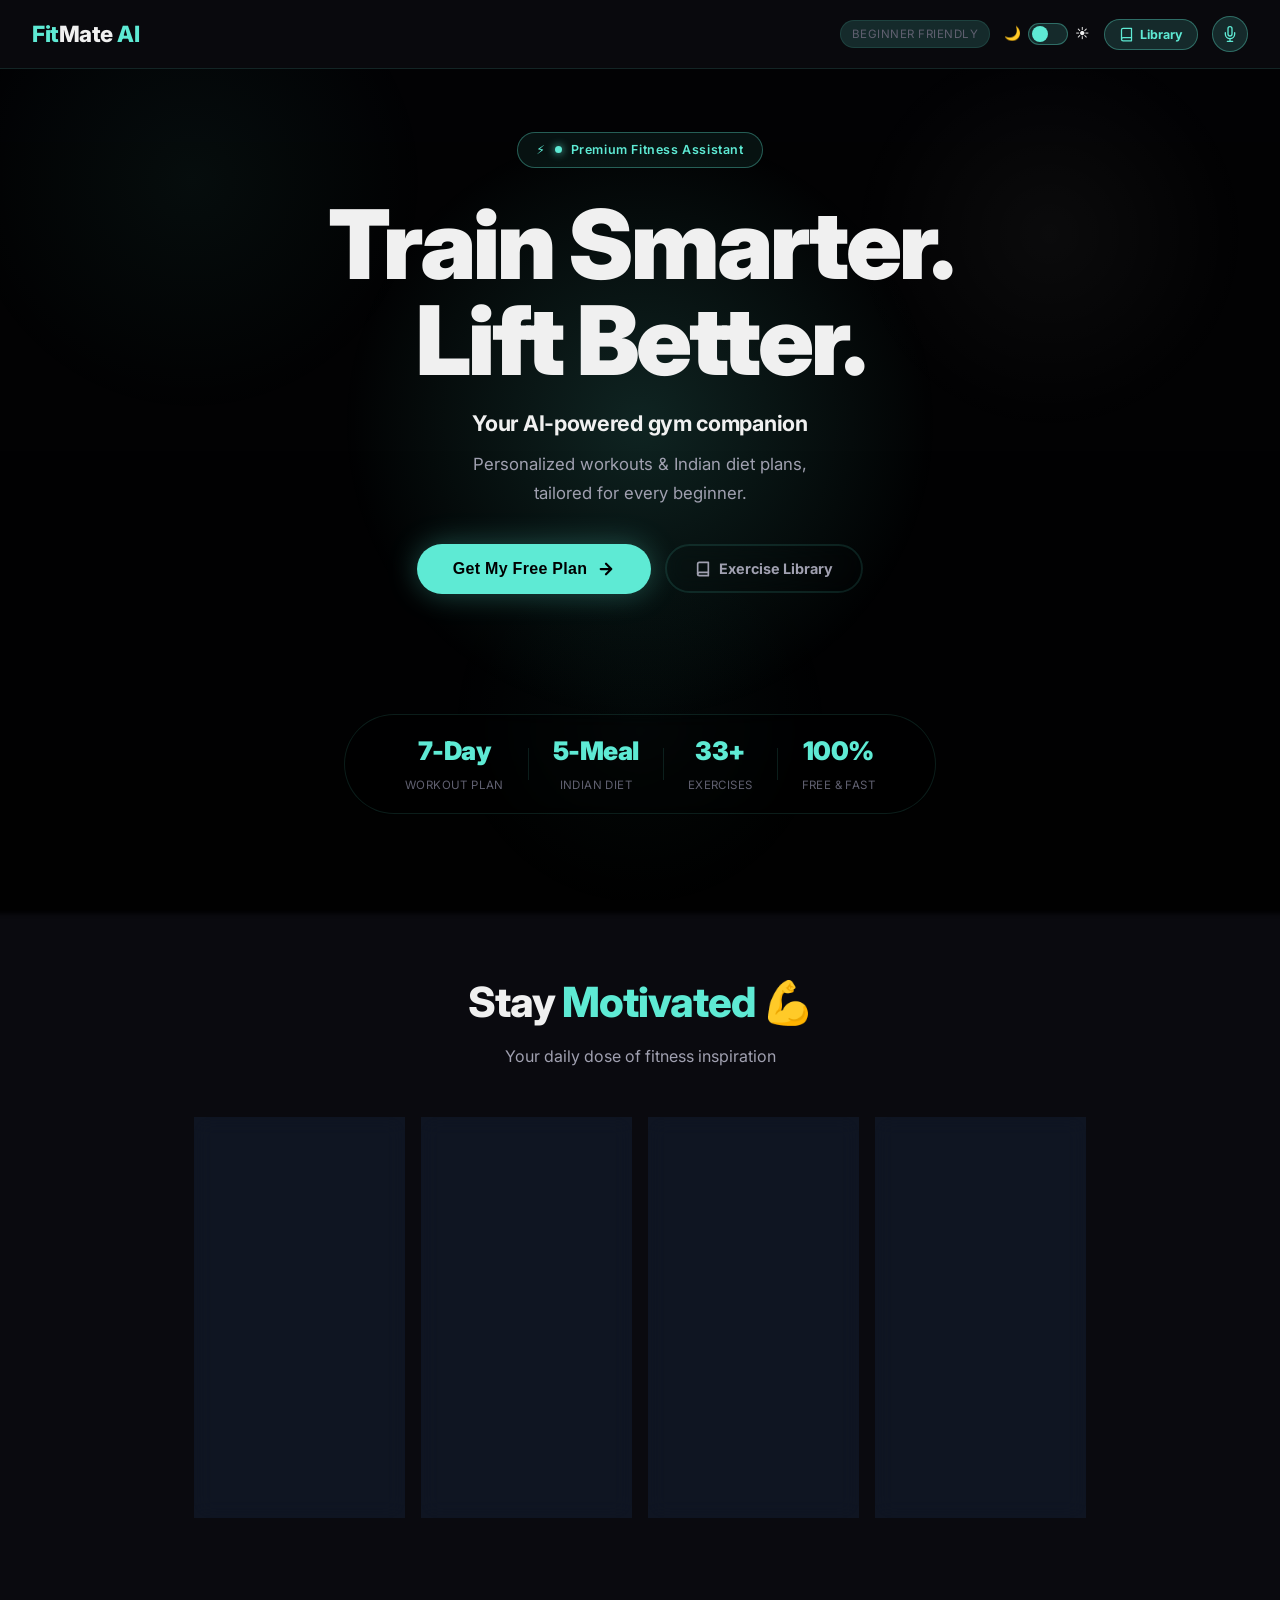
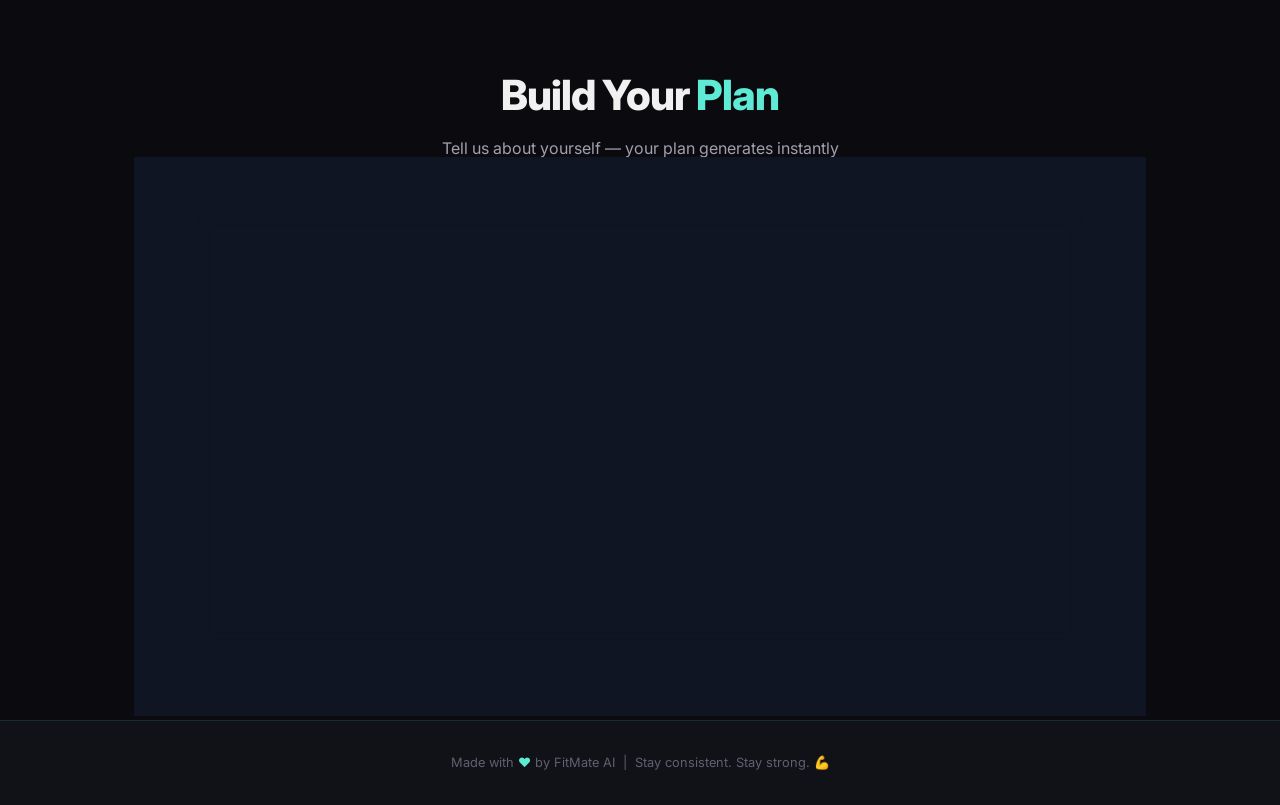
<file: templates/index.html>
<!DOCTYPE html>
<html lang="en" data-theme="dark">
<head>
  <meta charset="UTF-8" />
  <meta name="viewport" content="width=device-width, initial-scale=1.0" />
  <title>FitMate AI – Gym Starter Assistant</title>
  <link rel="stylesheet" href="/static/style.css" />
  <link rel="icon" href="data:image/svg+xml,<svg xmlns='http://www.w3.org/2000/svg' viewBox='0 0 100 100'><text y='.9em' font-size='90'>💪</text></svg>" />
</head>
<body>

  <!-- TOAST NOTIFICATION -->
  <div class="toast" id="toast"></div>

  <!-- LOADING OVERLAY -->
  <div class="loading-overlay" id="loadingOverlay">
    <div class="spinner"></div>
    <div class="loading-text">Generating your <span>personalized plan</span>…</div>
  </div>

  <!-- ===== EXERCISE LIBRARY OVERLAY ===== -->
  <div class="lib-overlay" id="libOverlay">
    <div class="lib-panel">

      <!-- LIB HEADER -->
      <div class="lib-header">
        <div class="lib-header-left">
          <div class="lib-title">
            <span class="lib-title-icon">📚</span>
            <div>
              <h2>Exercise Library</h2>
              <p class="lib-subtitle">Browse, filter, and find substitutions</p>
            </div>
          </div>
        </div>
        <button class="lib-close-btn" onclick="closeLibrary()" title="Close">
          <svg width="20" height="20" viewBox="0 0 24 24" fill="none" stroke="currentColor" stroke-width="2.5" stroke-linecap="round" stroke-linejoin="round"><path d="M18 6L6 18M6 6l12 12"/></svg>
        </button>
      </div>

      <!-- LIB FILTERS -->
      <div class="lib-filters">
        <!-- Muscle group tabs -->
        <div class="lib-muscle-tabs" id="libMuscleTabs">
          <button class="lib-tab active" data-muscle="all" onclick="setLibMuscle('all', this)">All</button>
          <button class="lib-tab" data-muscle="chest" onclick="setLibMuscle('chest', this)">💪 Chest</button>
          <button class="lib-tab" data-muscle="legs" onclick="setLibMuscle('legs', this)">🦵 Legs</button>
          <button class="lib-tab" data-muscle="back" onclick="setLibMuscle('back', this)">🔙 Back</button>
          <button class="lib-tab" data-muscle="shoulders" onclick="setLibMuscle('shoulders', this)">🏋️ Shoulders</button>
          <button class="lib-tab" data-muscle="arms" onclick="setLibMuscle('arms', this)">💪 Arms</button>
          <button class="lib-tab" data-muscle="core" onclick="setLibMuscle('core', this)">🎯 Core</button>
        </div>

        <!-- My Level selector -->
        <div class="lib-level-bar" id="libLevelBar">
          <span class="lib-level-label">My Level:</span>
          <div class="lib-level-btns">
            <button class="lib-lvl-btn" data-level="beginner"     onclick="setUserLevel('beginner', this)">🟢 Beginner</button>
            <button class="lib-lvl-btn" data-level="intermediate" onclick="setUserLevel('intermediate', this)">🟡 Intermediate</button>
            <button class="lib-lvl-btn" data-level="advanced"     onclick="setUserLevel('advanced', this)">🔴 Advanced</button>
            <button class="lib-lvl-btn lib-lvl-any" data-level="all" onclick="setUserLevel('all', this)">✕ Any</button>
          </div>
          <span class="lib-level-hint" id="libLevelHint">Select your level for personalized recommendations</span>
        </div>

        <!-- Equipment + search row -->
        <div class="lib-filter-row">
          <div class="lib-equipment-wrap">
            <label class="lib-filter-label">Equipment</label>
            <div class="select-wrapper lib-select-wrap">
              <select id="libEquipFilter" class="lib-select" onchange="applyLibFilters()">
                <option value="all">All Equipment</option>
                <option value="none">🤸 No Equipment</option>
                <option value="dumbbells">🏋️ Dumbbells</option>
                <option value="machine">🔩 Machine</option>
                <option value="barbell">🪝 Barbell</option>
              </select>
            </div>
          </div>
          <div class="lib-difficulty-wrap">
            <label class="lib-filter-label">Difficulty</label>
            <div class="select-wrapper lib-select-wrap">
              <select id="libDiffFilter" class="lib-select" onchange="applyLibFilters()">
                <option value="all">All Levels</option>
                <option value="beginner">🟢 Beginner</option>
                <option value="intermediate">🟡 Intermediate</option>
                <option value="advanced">🔴 Advanced</option>
              </select>
            </div>
          </div>
          <div class="search-input-wrap lib-search-wrap">
            <svg class="search-icon" width="15" height="15" viewBox="0 0 24 24" fill="none" stroke="currentColor" stroke-width="2" stroke-linecap="round" stroke-linejoin="round"><circle cx="11" cy="11" r="8"/><path d="m21 21-4.35-4.35"/></svg>
            <input type="text" class="search-input" id="libSearch" placeholder="Search exercises…" oninput="applyLibFilters()" />
            <button class="search-clear" id="libSearchClear" onclick="clearLibSearch()" style="display:none">✕</button>
          </div>
          <div class="lib-count-badge" id="libCountBadge">— exercises</div>
        </div>
      </div>

      <!-- LIB CONTENT: GRID + DETAIL PANEL -->
      <div class="lib-body">
        <!-- Exercise grid -->
        <div class="lib-grid-wrap">
          <div class="lib-grid" id="libGrid"></div>
          <div class="lib-empty" id="libEmpty" style="display:none">
            <div class="lib-empty-icon">🔍</div>
            <div class="lib-empty-text">No exercises match your filters</div>
            <button class="lib-reset-btn" onclick="resetLibFilters()">Reset Filters</button>
          </div>
        </div>

        <!-- Detail panel (slides in on card click) -->
        <div class="lib-detail" id="libDetail">
          <div class="lib-detail-inner" id="libDetailInner">
            <div class="lib-detail-placeholder">
              <div class="lib-detail-placeholder-icon">👆</div>
              <div>Click any exercise card to see details</div>
            </div>
          </div>
        </div>
      </div>

    </div>
  </div>

  <!-- VOICE PANEL -->
  <div class="voice-panel" id="voicePanel">
    <div class="voice-panel-header">
      <span class="voice-pulse" id="voicePulse"></span>
      <span id="voiceStatus">Listening…</span>
      <button class="voice-close" onclick="stopVoice()">✕</button>
    </div>
    <div class="voice-transcript" id="voiceTranscript">Say a command…</div>
    <div class="voice-hints">
      <span>"Generate plan"</span>
      <span>"Show diet"</span>
      <span>"Show workout"</span>
      <span>"Dark mode"</span>
      <span>"Light mode"</span>
    </div>
  </div>

  <!-- ===== NAVBAR ===== -->
  <nav class="navbar">
    <div class="nav-logo">Fit<span>Mate</span> <span style="color:var(--neon)">AI</span></div>
    <div class="nav-controls">
      <div class="nav-tag">BEGINNER FRIENDLY</div>

      <!-- THEME TOGGLE -->
      <div class="theme-toggle" title="Toggle light/dark mode">
        <span class="theme-icon">🌙</span>
        <label class="toggle-switch">
          <input type="checkbox" id="themeToggle" onchange="toggleTheme()" />
          <span class="toggle-track"></span>
        </label>
        <span class="theme-icon">☀️</span>
      </div>

      <!-- LIBRARY BUTTON -->
      <button class="lib-nav-btn" onclick="openLibrary()" title="Exercise Library">
        <svg width="15" height="15" viewBox="0 0 24 24" fill="none" stroke="currentColor" stroke-width="2" stroke-linecap="round" stroke-linejoin="round"><path d="M4 19.5A2.5 2.5 0 0 1 6.5 17H20"/><path d="M6.5 2H20v20H6.5A2.5 2.5 0 0 1 4 19.5v-15A2.5 2.5 0 0 1 6.5 2z"/></svg>
        Library
      </button>

      <!-- VOICE BUTTON -->
      <button class="voice-btn" id="voiceBtn" onclick="startVoice()" title="Voice command">
        <svg width="16" height="16" viewBox="0 0 24 24" fill="none" stroke="currentColor" stroke-width="2" stroke-linecap="round" stroke-linejoin="round">
          <path d="M12 1a3 3 0 0 0-3 3v8a3 3 0 0 0 6 0V4a3 3 0 0 0-3-3z"/>
          <path d="M19 10v2a7 7 0 0 1-14 0v-2M12 19v4M8 23h8"/>
        </svg>
      </button>
    </div>
  </nav>

  <!-- ===== HERO SECTION ===== -->
  <section class="hero" id="heroSection">
    <div class="hero-bg" aria-hidden="true"></div>

    <div class="hero-content">
      <div class="hero-badge">
        <span class="hero-badge-dot"></span>
        Premium Fitness Assistant
      </div>
      <h1>Train Smarter.<br>Lift Better.</h1>
      <p class="hero-tagline">Your AI-powered gym companion</p>
      <p class="hero-subtitle">Personalized workouts &amp; Indian diet plans,<br>tailored for every beginner.</p>

      <div class="hero-cta-row">
        <button class="btn-primary" onclick="scrollToForm()">
          Get My Free Plan
          <svg width="18" height="18" viewBox="0 0 24 24" fill="none" stroke="currentColor" stroke-width="3" stroke-linecap="round" stroke-linejoin="round"><path d="M5 12h14M12 5l7 7-7 7"/></svg>
        </button>
        <button class="btn-hero-secondary" onclick="openLibrary()">
          <svg width="16" height="16" viewBox="0 0 24 24" fill="none" stroke="currentColor" stroke-width="2.5" stroke-linecap="round" stroke-linejoin="round"><path d="M4 19.5A2.5 2.5 0 0 1 6.5 17H20"/><path d="M6.5 2H20v20H6.5A2.5 2.5 0 0 1 4 19.5v-15A2.5 2.5 0 0 1 6.5 2z"/></svg>
          Exercise Library
        </button>
      </div>

      <div class="hero-stats">
        <div class="stat-item">
          <span class="stat-value">7-Day</span>
          <span class="stat-label">Workout Plan</span>
        </div>
        <div class="stat-divider" aria-hidden="true"></div>
        <div class="stat-item">
          <span class="stat-value">5-Meal</span>
          <span class="stat-label">Indian Diet</span>
        </div>
        <div class="stat-divider" aria-hidden="true"></div>
        <div class="stat-item">
          <span class="stat-value">33+</span>
          <span class="stat-label">Exercises</span>
        </div>
        <div class="stat-divider" aria-hidden="true"></div>
        <div class="stat-item">
          <span class="stat-value">100%</span>
          <span class="stat-label">Free &amp; Fast</span>
        </div>
      </div>
    </div>
  </section>

  <!-- ===== MOTIVATION SECTION ===== -->
  <section class="section motivation-section" id="motivationSection">
    <div class="section-title">
      <h2>Stay <span>Motivated</span> 💪</h2>
      <p>Your daily dose of fitness inspiration</p>
    </div>
    <div class="quotes-carousel">
      <div class="quotes-track" id="quotesTrack">

        <div class="quote-card quote-card-1">
          <div class="quote-icon">"</div>
          <blockquote class="quote-text">Discipline beats motivation every single day. Motivation fades — discipline builds champions.</blockquote>
          <div class="quote-author">— Arnold Schwarzenegger</div>
          <div class="quote-tag">Consistency</div>
        </div>

        <div class="quote-card quote-card-2">
          <div class="quote-icon">"</div>
          <blockquote class="quote-text">The pain you feel today will be the strength you feel tomorrow. Push yourself — no one else will do it for you.</blockquote>
          <div class="quote-author">— Unknown</div>
          <div class="quote-tag">Strength</div>
        </div>

        <div class="quote-card quote-card-3">
          <div class="quote-icon">"</div>
          <blockquote class="quote-text">Consistency is what transforms average into excellence. Show up every day, even when you don't feel like it.</blockquote>
          <div class="quote-author">— Dwayne Johnson</div>
          <div class="quote-tag">Mindset</div>
        </div>

        <div class="quote-card quote-card-4">
          <div class="quote-icon">"</div>
          <blockquote class="quote-text">It never gets easier — you just get stronger. Every rep, every set, every drop of sweat is an investment in yourself.</blockquote>
          <div class="quote-author">— Greg Plitt</div>
          <div class="quote-tag">Growth</div>
        </div>

      </div>
      <div class="quotes-dots" id="quotesDots">
        <button class="q-dot active" onclick="goToQuote(0)"></button>
        <button class="q-dot" onclick="goToQuote(1)"></button>
        <button class="q-dot" onclick="goToQuote(2)"></button>
        <button class="q-dot" onclick="goToQuote(3)"></button>
      </div>
    </div>
  </section>

  <!-- ===== INPUT FORM ===== -->
  <section class="section" id="formSection">
    <div class="section-title">
      <h2>Build Your <span>Plan</span></h2>
      <p>Tell us about yourself — your plan generates instantly</p>
    </div>

    <div class="form-card">
      <form id="fitnessForm" onsubmit="generatePlan(event)">
        <div class="form-grid">

          <div class="form-group">
            <label for="age">Age (years)</label>
            <input type="number" id="age" name="age" placeholder="e.g. 22" min="13" max="70" required oninput="updateLiveBMI()" />
          </div>

          <div class="form-group">
            <label for="weight">Weight (kg)</label>
            <input type="number" id="weight" name="weight" placeholder="e.g. 72" min="30" max="200" step="0.1" required oninput="updateLiveBMI()" />
          </div>

          <div class="form-group">
            <label for="height">Height (cm)</label>
            <input type="number" id="height" name="height" placeholder="e.g. 175" min="100" max="250" required oninput="updateLiveBMI()" />
          </div>

          <div class="form-group">
            <label for="experience">Experience Level</label>
            <div class="select-wrapper">
              <select id="experience" name="experience">
                <option value="beginner">Beginner (0–6 months)</option>
                <option value="intermediate">Intermediate (6–24 months)</option>
                <option value="advanced">Advanced (2+ years)</option>
              </select>
            </div>
          </div>

          <div class="form-group full-width">
            <label for="goal">Your Goal</label>
            <div class="select-wrapper">
              <select id="goal" name="goal" required onchange="updateLiveBMI()">
                <option value="fat_loss">🔥 Fat Loss – Burn fat &amp; get lean</option>
                <option value="muscle_gain">💪 Muscle Gain – Build strength &amp; size</option>
              </select>
            </div>
          </div>

        </div>

        <!-- LIVE BMI PREVIEW -->
        <div class="live-bmi-card" id="liveBmiCard" style="display:none">
          <div class="live-bmi-header">
            <span class="live-bmi-title">📊 Live BMI Preview</span>
            <span class="live-bmi-value" id="liveBmiValue">—</span>
          </div>
          <div class="bmi-gauge-track">
            <div class="bmi-gauge-fill" id="bmiGaugeFill"></div>
            <div class="bmi-gauge-marker" id="bmiGaugeMarker"></div>
          </div>
          <div class="bmi-gauge-labels">
            <span>Underweight</span><span>Normal</span><span>Overweight</span><span>Obese</span>
          </div>
          <div class="live-bmi-meta" id="liveBmiMeta"></div>
        </div>

        <button type="submit" class="submit-btn" id="submitBtn">
          <svg width="18" height="18" viewBox="0 0 24 24" fill="none" stroke="currentColor" stroke-width="2.5" stroke-linecap="round" stroke-linejoin="round"><path d="M13 2L3 14h9l-1 8 10-12h-9l1-8z"/></svg>
          Generate My Plan
        </button>
      </form>
    </div>
  </section>

  <!-- ===== RESULTS SECTION ===== -->
  <section class="section" id="results-section">

    <!-- GOAL SUMMARY -->
    <div class="results-header" id="resultsHeader">
      <div class="results-header-top">
        <h2 id="resultsTitle">Your Plan</h2>
        <div class="results-date" id="resultsDate"></div>
      </div>
      <div class="user-stats-grid" id="userStatsGrid"></div>

      <!-- BMI GAUGE IN RESULTS -->
      <div class="bmi-result-gauge" id="bmiResultGauge" style="display:none">
        <div class="bmi-gauge-label-row">
          <span class="bmi-gauge-title">BMI Gauge</span>
          <span class="bmi-category-badge" id="bmiCategoryBadge"></span>
        </div>
        <div class="bmi-gauge-track">
          <div class="bmi-gauge-fill" id="resultBmiGaugeFill"></div>
          <div class="bmi-gauge-marker" id="resultBmiGaugeMarker"></div>
        </div>
        <div class="bmi-gauge-labels">
          <span>Underweight &lt;18.5</span><span>Normal 18.5–25</span><span>Overweight 25–30</span><span>Obese &gt;30</span>
        </div>
      </div>
    </div>

    <!-- ===== PROGRESS TRACKER ===== -->
    <div class="plan-section" id="progressSection" style="display:none">
      <div class="plan-section-title">
        <div class="plan-icon">📈</div>
        <h3>Progress Tracker</h3>
      </div>
      <div class="progress-card">
        <div class="progress-top-row">
          <div class="streak-badge" id="streakBadge">
            <span class="streak-fire">🔥</span>
            <span class="streak-count" id="streakCount">0</span>
            <span class="streak-label">Day Streak</span>
          </div>
          <div class="progress-meta">
            <div class="progress-meta-item">
              <span class="progress-meta-value" id="completedCount">0</span>
              <span class="progress-meta-label">Days Done Today</span>
            </div>
            <div class="progress-meta-item">
              <span class="progress-meta-value" id="totalDaysCount">7</span>
              <span class="progress-meta-label">Total Days</span>
            </div>
          </div>
        </div>
        <div class="progress-bar-wrap">
          <div class="progress-bar-track">
            <div class="progress-bar-fill" id="progressBarFill" style="width:0%"></div>
          </div>
          <span class="progress-bar-pct" id="progressBarPct">0%</span>
        </div>
        <div class="progress-days-grid" id="progressDaysGrid"></div>
      </div>
    </div>

    <!-- ===== WORKOUT PLAN ===== -->
    <div class="plan-section">
      <div class="plan-section-title-row">
        <div class="plan-section-title">
          <div class="plan-icon">🏋️</div>
          <h3>7-Day Workout Plan</h3>
        </div>
        <button class="today-plan-btn" id="todayPlanBtn" onclick="generateTodayPlan()">
          📅 Today's Plan
        </button>
      </div>

      <!-- EXERCISE SEARCH -->
      <div class="search-bar-wrap">
        <div class="search-input-wrap">
          <svg class="search-icon" width="16" height="16" viewBox="0 0 24 24" fill="none" stroke="currentColor" stroke-width="2" stroke-linecap="round" stroke-linejoin="round"><circle cx="11" cy="11" r="8"/><path d="m21 21-4.35-4.35"/></svg>
          <input type="text" class="search-input" id="exerciseSearch" placeholder="Search exercises…" oninput="filterExercises(this.value)" />
          <button class="search-clear" id="searchClear" onclick="clearSearch()" style="display:none">✕</button>
        </div>
        <div class="search-results-count" id="searchCount" style="display:none"></div>
      </div>

      <!-- TODAY'S PLAN BANNER -->
      <div class="today-plan-banner" id="todayPlanBanner" style="display:none">
        <div class="today-plan-banner-inner">
          <span class="today-plan-date" id="todayPlanDate"></span>
          <span class="today-plan-label">Today's Suggested Workout</span>
        </div>
        <button class="btn-close-today" onclick="closeTodayPlan()">✕</button>
      </div>

      <!-- ADAPT MY PLAN BAR -->
      <div class="adapt-bar" id="adaptBar" style="display:none">
        <div class="adapt-bar-top">
          <span class="adapt-bar-icon">⚡</span>
          <span class="adapt-bar-title">Adapt to My Equipment</span>
          <span class="adapt-bar-hint">Exercises will swap to match what you have available</span>
        </div>
        <div class="adapt-pills" id="adaptPills">
          <button class="adapt-pill active" data-equip="all"       onclick="setAdaptEquip('all',this)">🔀 Any</button>
          <button class="adapt-pill" data-equip="none"       onclick="setAdaptEquip('none',this)">🤸 No Equipment</button>
          <button class="adapt-pill" data-equip="dumbbells"  onclick="setAdaptEquip('dumbbells',this)">🏋️ Dumbbells</button>
          <button class="adapt-pill" data-equip="machine"    onclick="setAdaptEquip('machine',this)">🔩 Machine</button>
          <button class="adapt-pill" data-equip="barbell"    onclick="setAdaptEquip('barbell',this)">🪝 Barbell</button>
        </div>
        <div class="adapt-preview" id="adaptPreview"></div>
      </div>

      <div class="workout-grid" id="workoutGrid"></div>
    </div>

    <!-- ===== DIET PLAN ===== -->
    <div class="plan-section">
      <div class="plan-section-title" id="dietSectionTitle">
        <div class="plan-icon">🥗</div>
        <h3>Daily Diet Plan</h3>
      </div>
      <div class="diet-grid" id="dietGrid"></div>
      <div class="calorie-summary" id="calorieSummary"></div>
    </div>

    <!-- ===== BEGINNER TIPS ===== -->
    <div class="plan-section">
      <div class="plan-section-title">
        <div class="plan-icon">💡</div>
        <h3>Beginner Tips</h3>
      </div>
      <div class="tips-grid">
        <div class="tip-card tip-green">
          <div class="tip-icon">🧘</div>
          <div class="tip-body">
            <div class="tip-title">Focus on Form, Not Speed</div>
            <div class="tip-text">Perform every rep with full control. Slow, deliberate movements reduce injury risk and build stronger muscles than rushing through reps.</div>
          </div>
        </div>
        <div class="tip-card tip-blue">
          <div class="tip-icon">🦵</div>
          <div class="tip-body">
            <div class="tip-title">Keep Your Back Straight</div>
            <div class="tip-text">For squats, deadlifts, and rows — maintain a neutral spine. Rounding the back under load is the #1 cause of beginner injuries.</div>
          </div>
        </div>
        <div class="tip-card tip-orange">
          <div class="tip-icon">💧</div>
          <div class="tip-body">
            <div class="tip-title">Stay Hydrated</div>
            <div class="tip-text">Drink at least 2–3 litres of water daily. Dehydration leads to muscle cramps, fatigue, and poor performance. Sip between sets.</div>
          </div>
        </div>
        <div class="tip-card tip-purple">
          <div class="tip-icon">😴</div>
          <div class="tip-body">
            <div class="tip-title">Rest Days Are Gains Days</div>
            <div class="tip-text">Muscles grow during recovery, not during training. Never skip rest days — sleep 7–8 hours every night for optimal progress.</div>
          </div>
        </div>
        <div class="tip-card tip-green">
          <div class="tip-icon">🍽️</div>
          <div class="tip-body">
            <div class="tip-title">Eat Within 1 Hour After Workout</div>
            <div class="tip-text">Post-workout nutrition is critical. Have a protein-rich meal (eggs, paneer, dal) within 60 minutes to maximize muscle recovery.</div>
          </div>
        </div>
        <div class="tip-card tip-blue">
          <div class="tip-icon">📸</div>
          <div class="tip-body">
            <div class="tip-title">Track Your Progress</div>
            <div class="tip-text">Take weekly photos and note your weights. Progress feels slow day-to-day, but comparing week 1 to week 8 will motivate you to keep going.</div>
          </div>
        </div>
      </div>
    </div>

    <!-- ===== ACTION BUTTONS ===== -->
    <div class="regenerate-section">
      <button class="btn-back" onclick="scrollToForm()">← Edit Details</button>
      <button class="btn-secondary" onclick="regeneratePlan()">
        <svg width="16" height="16" viewBox="0 0 24 24" fill="none" stroke="currentColor" stroke-width="2.5" stroke-linecap="round" stroke-linejoin="round"><path d="M23 4v6h-6M1 20v-6h6"/><path d="M3.51 9a9 9 0 0114.85-3.36L23 10M1 14l4.64 4.36A9 9 0 0020.49 15"/></svg>
        Regenerate Plan
      </button>
      <button class="btn-share" onclick="sharePlan()">
        <svg width="16" height="16" viewBox="0 0 24 24" fill="none" stroke="currentColor" stroke-width="2.5" stroke-linecap="round" stroke-linejoin="round"><circle cx="18" cy="5" r="3"/><circle cx="6" cy="12" r="3"/><circle cx="18" cy="19" r="3"/><line x1="8.59" y1="13.51" x2="15.42" y2="17.49"/><line x1="15.41" y1="6.51" x2="8.59" y2="10.49"/></svg>
        Share Plan
      </button>
    </div>

  </section>

  <!-- FOOTER -->
  <footer>
    <p>Made with <span>♥</span> by FitMate AI &nbsp;|&nbsp; Stay consistent. Stay strong. 💪</p>
  </footer>

  <script src="/static/script.js"></script>
</body>
</html>
</file>
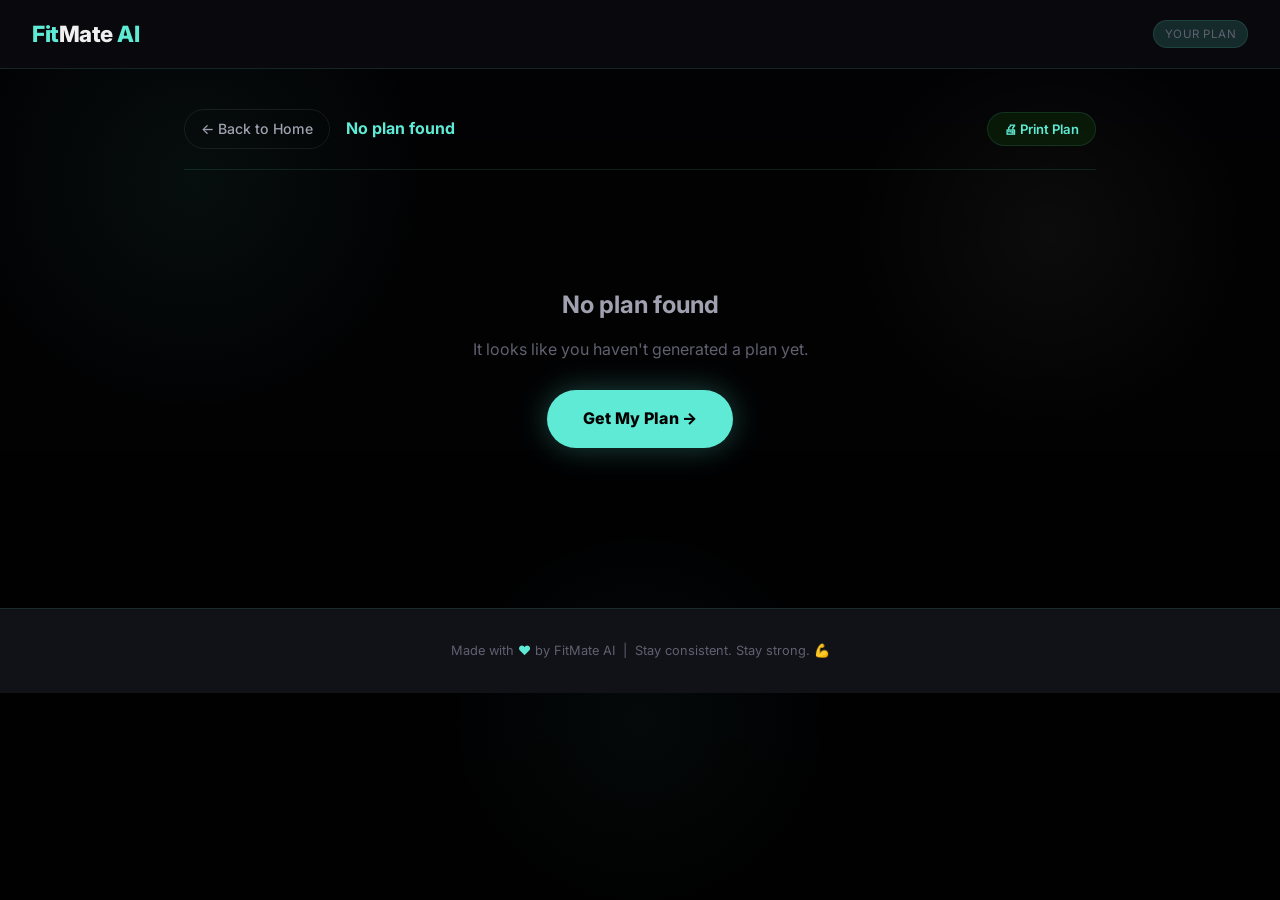
<file: templates/result.html>
<!DOCTYPE html>
<html lang="en">
<head>
  <meta charset="UTF-8" />
  <meta name="viewport" content="width=device-width, initial-scale=1.0" />
  <title>Your FitMate AI Plan</title>
  <link rel="stylesheet" href="/static/style.css" />
  <link rel="icon" href="data:image/svg+xml,<svg xmlns='http://www.w3.org/2000/svg' viewBox='0 0 100 100'><text y='.9em' font-size='90'>💪</text></svg>" />
  <style>
    .result-page-wrap {
      max-width: 960px;
      margin: 0 auto;
      padding: 40px 24px 80px;
    }
    .back-bar {
      display: flex;
      align-items: center;
      gap: 16px;
      margin-bottom: 36px;
      padding-bottom: 20px;
      border-bottom: 1px solid var(--border);
    }
    .back-bar a {
      display: inline-flex;
      align-items: center;
      gap: 8px;
      color: var(--text-secondary);
      text-decoration: none;
      font-size: 0.88rem;
      font-weight: 500;
      padding: 8px 16px;
      border: 1px solid rgba(255,255,255,0.08);
      border-radius: 20px;
      transition: all 0.2s;
    }
    .back-bar a:hover {
      color: var(--text-primary);
      border-color: rgba(255,255,255,0.18);
    }
    .back-bar-title {
      font-size: 1rem;
      font-weight: 700;
      color: var(--neon);
    }
    .print-btn {
      margin-left: auto;
      display: inline-flex;
      align-items: center;
      gap: 6px;
      background: rgba(57,255,20,0.08);
      border: 1px solid var(--border);
      color: var(--neon);
      font-size: 0.82rem;
      font-weight: 600;
      padding: 8px 16px;
      border-radius: 20px;
      cursor: pointer;
      font-family: inherit;
      transition: all 0.2s;
    }
    .print-btn:hover { background: rgba(57,255,20,0.15); }

    .result-hero {
      background: linear-gradient(135deg, rgba(57,255,20,0.08), rgba(57,255,20,0.03));
      border: 1px solid var(--border);
      border-radius: var(--radius);
      padding: 36px;
      margin-bottom: 40px;
    }
    .result-hero-top {
      display: flex;
      justify-content: space-between;
      align-items: flex-start;
      flex-wrap: wrap;
      gap: 16px;
      margin-bottom: 28px;
    }
    .result-hero h1 {
      font-size: clamp(1.4rem, 3vw, 2rem);
      font-weight: 800;
      letter-spacing: -0.5px;
    }
    .result-hero h1 span { color: var(--neon); }
    .goal-pill {
      display: inline-flex;
      align-items: center;
      gap: 6px;
      background: rgba(57,255,20,0.12);
      border: 1px solid var(--border-hover);
      color: var(--neon);
      font-weight: 700;
      font-size: 0.85rem;
      padding: 8px 18px;
      border-radius: 30px;
    }

    .no-plan-msg {
      text-align: center;
      padding: 80px 24px;
    }
    .no-plan-msg h2 {
      font-size: 1.5rem;
      font-weight: 700;
      margin-bottom: 12px;
      color: var(--text-secondary);
    }
    .no-plan-msg p { color: var(--text-muted); margin-bottom: 28px; }

    @media print {
      .back-bar, .regenerate-section { display: none !important; }
      body { background: #fff; color: #000; }
      .result-hero, .day-card, .meal-card { border-color: #ccc; background: #f9f9f9; }
    }
  </style>
</head>
<body>

  <nav class="navbar">
    <div class="nav-logo">Fit<span>Mate</span> <span style="color:var(--neon)">AI</span></div>
    <div class="nav-tag">YOUR PLAN</div>
  </nav>

  <div class="result-page-wrap">

    <div class="back-bar">
      <a href="/">← Back to Home</a>
      <span class="back-bar-title" id="planTitle">Loading your plan…</span>
      <button class="print-btn" onclick="window.print()">🖨 Print Plan</button>
    </div>

    <div id="resultContent">
      <div class="no-plan-msg" id="noPlanMsg" style="display:none">
        <h2>No plan found</h2>
        <p>It looks like you haven't generated a plan yet.</p>
        <a href="/" class="btn-primary" style="display:inline-flex">Get My Plan →</a>
      </div>
    </div>

  </div>

  <footer>
    <p>Made with <span style="color:var(--neon)">♥</span> by FitMate AI &nbsp;|&nbsp; Stay consistent. Stay strong. 💪</p>
  </footer>

  <script src="/static/script.js"></script>
  <script>
    // Load saved plan from sessionStorage if navigated here from the form
    document.addEventListener('DOMContentLoaded', () => {
      const raw = sessionStorage.getItem('fitmate_plan');
      if (!raw) {
        document.getElementById('noPlanMsg').style.display = 'block';
        document.getElementById('planTitle').textContent = 'No plan found';
        return;
      }

      const plan = JSON.parse(raw);
      const { user, workout_plan, diet_plan, total_diet_calories } = plan;

      // Set header
      document.getElementById('planTitle').textContent = `${user.goal} Plan`;
      document.title = `FitMate AI – ${user.goal} Plan`;

      // Build result content
      const container = document.getElementById('resultContent');
      container.innerHTML = `
        <!-- Hero summary -->
        <div class="result-hero">
          <div class="result-hero-top">
            <h1>Your <span>${user.goal}</span> Plan</h1>
            <div class="goal-pill">⚡ ${user.experience} Level</div>
          </div>
          <div class="user-stats-grid" id="resultUserStats"></div>
        </div>

        <!-- Workout -->
        <div class="plan-section">
          <div class="plan-section-title">
            <div class="plan-icon">🏋️</div>
            <h3>7-Day Workout Plan</h3>
          </div>
          <div class="workout-grid" id="resultWorkoutGrid"></div>
        </div>

        <!-- Diet -->
        <div class="plan-section">
          <div class="plan-section-title">
            <div class="plan-icon">🥗</div>
            <h3>Daily Diet Plan</h3>
          </div>
          <div class="diet-grid" id="resultDietGrid"></div>
          <div class="calorie-summary" id="resultCalorieSummary"></div>
        </div>

        <div class="regenerate-section">
          <a href="/" class="btn-back">← Edit Details</a>
          <button class="btn-secondary" onclick="regenFromResult()">
            <svg width="16" height="16" viewBox="0 0 24 24" fill="none" stroke="currentColor" stroke-width="2.5" stroke-linecap="round" stroke-linejoin="round"><path d="M23 4v6h-6M1 20v-6h6"/><path d="M3.51 9a9 9 0 0114.85-3.36L23 10M1 14l4.64 4.36A9 9 0 0020.49 15"/></svg>
            Regenerate Plan
          </button>
        </div>
      `;

      // Render stats using shared functions from script.js
      renderUserStats(user);
      // Override target IDs for this page
      document.getElementById('userStatsGrid') && document.getElementById('resultUserStats').replaceWith(document.getElementById('userStatsGrid'));

      renderWorkoutInto('resultWorkoutGrid', workout_plan);
      renderDietInto('resultDietGrid', 'resultCalorieSummary', diet_plan, total_diet_calories, user);
    });

    function regenFromResult() {
      const raw = sessionStorage.getItem('fitmate_last_input');
      if (!raw) { window.location.href = '/'; return; }
      fetch('/generate-plan', {
        method: 'POST',
        headers: { 'Content-Type': 'application/json' },
        body: raw,
      })
      .then(r => r.json())
      .then(plan => {
        sessionStorage.setItem('fitmate_plan', JSON.stringify(plan));
        location.reload();
      })
      .catch(() => alert('Regeneration failed. Try again.'));
    }

    // Helpers that render into specific container IDs (used on this page)
    function renderWorkoutInto(gridId, workoutPlan) {
      const grid = document.getElementById(gridId);
      if (!grid) return;
      grid.innerHTML = '';
      Object.entries(workoutPlan).forEach(([day, exercises], index) => {
        const card = document.createElement('div');
        card.className = `day-card ${index === 0 ? 'open' : ''}`;
        const exerciseItems = exercises.map(ex => `
          <div class="exercise-item">
            <div class="exercise-info">
              <div class="exercise-name">${ex.exercise}</div>
              <div class="exercise-instructions">${ex.instructions}</div>
            </div>
            <div class="exercise-right">
              <div class="exercise-sets">${ex.sets} × ${ex.reps}</div>
              ${ex.youtube ? `<a class="yt-link" href="${ex.youtube}" target="_blank" rel="noopener">▶ Watch Form</a>` : ''}
            </div>
          </div>
        `).join('');
        card.innerHTML = `
          <div class="day-header" onclick="toggleDay(this)">
            <span class="day-title">${day}</span>
            <div style="display:flex;align-items:center;gap:10px">
              <span class="day-count">${exercises.length} exercise${exercises.length !== 1 ? 's' : ''}</span>
              <span class="day-chevron">▾</span>
            </div>
          </div>
          <div class="exercises-list">${exerciseItems}</div>
        `;
        grid.appendChild(card);
      });
    }

    function renderDietInto(gridId, summaryId, dietPlan, totalCalories, user) {
      const grid = document.getElementById(gridId);
      if (!grid) return;
      const mealIcons = {
        'Breakfast': '🌅', 'Mid-Morning Snack': '🍎', 'Lunch': '☀️',
        'Evening Snack': '🥜', 'Evening Snack (Pre-Workout)': '⚡', 'Dinner': '🌙',
      };
      Object.entries(dietPlan).forEach(([meal, info]) => {
        const icon = mealIcons[meal] || '🍽️';
        const card = document.createElement('div');
        card.className = 'meal-card';
        card.innerHTML = `
          <div class="meal-header">
            <div class="meal-name">${icon} ${meal}</div>
            <div class="meal-calories">${info.calories} kcal</div>
          </div>
          <ul class="meal-items">${info.items.map(i => `<li>${i}</li>`).join('')}</ul>
          <div class="meal-tip">${info.tips}</div>
        `;
        grid.appendChild(card);
      });

      const summary = document.getElementById(summaryId);
      if (summary) {
        const diff = totalCalories - user.target_calories;
        const diffText = diff > 0 ? `+${diff} over target` : `${Math.abs(diff)} under target`;
        summary.innerHTML = `
          <div class="calorie-info">
            <h4>Total Daily Calories</h4>
            <p>Target: ${user.target_calories} kcal (${user.calorie_label}) &nbsp;•&nbsp; ${diffText}</p>
          </div>
          <div>
            <div class="calorie-number">${totalCalories}</div>
            <span class="calorie-unit">kcal / day</span>
          </div>
        `;
      }
    }
  </script>
</body>
</html>
</file>
<file: static/style.css>
@import url('https://fonts.googleapis.com/css2?family=Inter:wght@300;400;500;600;700;800;900&display=swap');

/* ===== DARK THEME (default) ===== */
:root, [data-theme="dark"] {
  --bg-primary: #0a0a0f;
  --bg-secondary: #111118;
  --bg-card: #16161f;
  --bg-card-hover: #1c1c28;
  --neon: #5eead4;
  --neon-dim: #2dd4bf;
  --neon-glow: rgba(94,234,212,0.15);
  --neon-glow-strong: rgba(94,234,212,0.3);
  --text-primary: #f0f0f0;
  --text-secondary: #a0a0b0;
  --text-muted: #606070;
  --border: rgba(94,234,212,0.12);
  --border-hover: rgba(94,234,212,0.35);
  --accent-red: #ff4d4d;
  --accent-blue: #4d9fff;
  --accent-orange: #ff9f4d;
  --accent-purple: #b44dff;
  --radius: 14px;
  --radius-sm: 8px;
  --shadow: 0 4px 24px rgba(0,0,0,0.5);
  --shadow-neon: 0 0 20px rgba(94,234,212,0.15);
  --nav-bg: rgba(10,10,15,0.92);
  --loading-bg: rgba(10,10,15,0.92);
  --form-focus-bg: #0f0f17;
  --input-bg: #111118;
  --overlay-bg: rgba(0,0,0,0.3);
}

/* ===== LIGHT THEME ===== */
[data-theme="light"] {
  --bg-primary: #f4f6f2;
  --bg-secondary: #ffffff;
  --bg-card: #ffffff;
  --bg-card-hover: #f0f5ee;
  --neon: #0d9488;
  --neon-dim: #0f766e;
  --neon-glow: rgba(13,148,136,0.12);
  --neon-glow-strong: rgba(13,148,136,0.25);
  --text-primary: #1a1a1a;
  --text-secondary: #4a5040;
  --text-muted: #7a8070;
  --border: rgba(13,148,136,0.18);
  --border-hover: rgba(13,148,136,0.45);
  --accent-red: #d63333;
  --accent-blue: #2272cc;
  --accent-orange: #cc6600;
  --accent-purple: #8822cc;
  --shadow: 0 4px 24px rgba(0,0,0,0.1);
  --shadow-neon: 0 0 16px rgba(13,148,136,0.12);
  --nav-bg: rgba(244,246,242,0.95);
  --loading-bg: rgba(244,246,242,0.95);
  --form-focus-bg: #f9fff8;
  --input-bg: #f5f8f4;
  --overlay-bg: rgba(0,0,0,0.06);
}

*, *::before, *::after { box-sizing: border-box; margin: 0; padding: 0; }
html { scroll-behavior: smooth; }

body {
  font-family: 'Inter', system-ui, sans-serif;
  background: var(--bg-primary);
  color: var(--text-primary);
  min-height: 100vh;
  line-height: 1.6;
  overflow-x: hidden;
  transition: background 0.3s, color 0.3s;
  position: relative;
}

body::before {
  content: '';
  position: fixed;
  inset: 0;
  background:
    linear-gradient(to bottom, rgba(0,0,0,0.7), rgba(0,0,0,0.9)),
    url('https://images.unsplash.com/photo-1517838277536-f5f99be501cd?auto=format&fit=crop&w=1800&q=80') center/cover no-repeat;
  filter: blur(2px) saturate(0.8);
  transform: scale(1.03);
  z-index: -3;
  pointer-events: none;
}

body::after {
  content: '';
  position: fixed;
  inset: 0;
  background:
    radial-gradient(circle at 15% 20%, rgba(94,234,212,0.05), transparent 18%),
    radial-gradient(circle at 82% 26%, rgba(255,255,255,0.04), transparent 16%),
    radial-gradient(circle at 50% 80%, rgba(94,234,212,0.035), transparent 20%);
  z-index: -2;
  pointer-events: none;
}

/* ===== SCROLLBAR ===== */
::-webkit-scrollbar { width: 6px; }
::-webkit-scrollbar-track { background: var(--bg-primary); }
::-webkit-scrollbar-thumb { background: var(--neon-dim); border-radius: 3px; }

/* ===== TOAST ===== */
.toast {
  position: fixed;
  bottom: 32px;
  left: 50%;
  transform: translateX(-50%) translateY(20px);
  background: var(--neon);
  color: #000;
  font-weight: 700;
  font-size: 0.88rem;
  padding: 12px 24px;
  border-radius: 50px;
  z-index: 500;
  opacity: 0;
  pointer-events: none;
  transition: all 0.3s ease;
  white-space: nowrap;
}
.toast.show {
  opacity: 1;
  transform: translateX(-50%) translateY(0);
}

/* ===== NAVBAR ===== */
.navbar {
  display: flex;
  justify-content: space-between;
  align-items: center;
  padding: 16px 32px;
  background: var(--nav-bg);
  backdrop-filter: blur(12px);
  border-bottom: 1px solid var(--border);
  position: sticky;
  top: 0;
  z-index: 100;
  transition: background 0.3s;
}

.nav-logo {
  font-size: 1.4rem;
  font-weight: 800;
  color: var(--neon);
  letter-spacing: -0.5px;
}
.nav-logo span { color: var(--text-primary); }

.nav-controls {
  display: flex;
  align-items: center;
  gap: 14px;
  flex-wrap: wrap;
}

.nav-tag {
  font-size: 0.72rem;
  color: var(--text-muted);
  background: var(--neon-glow);
  border: 1px solid var(--border);
  padding: 4px 11px;
  border-radius: 20px;
  letter-spacing: 0.5px;
}

/* ===== THEME TOGGLE ===== */
.theme-toggle {
  display: flex;
  align-items: center;
  gap: 7px;
}
.theme-icon { font-size: 0.85rem; line-height: 1; }

.toggle-switch {
  position: relative;
  display: inline-block;
  width: 40px;
  height: 22px;
  cursor: pointer;
}
.toggle-switch input { opacity: 0; width: 0; height: 0; }

.toggle-track {
  position: absolute;
  inset: 0;
  background: rgba(94,234,212,0.15);
  border: 1px solid var(--border-hover);
  border-radius: 20px;
  transition: all 0.3s;
}
.toggle-track::before {
  content: '';
  position: absolute;
  width: 16px;
  height: 16px;
  left: 3px;
  top: 2px;
  background: var(--neon);
  border-radius: 50%;
  transition: transform 0.3s;
}
.toggle-switch input:checked + .toggle-track::before { transform: translateX(18px); }
.toggle-switch input:checked + .toggle-track { background: rgba(94,234,212,0.25); }

/* ===== VOICE BUTTON ===== */
.voice-btn {
  width: 36px;
  height: 36px;
  border-radius: 50%;
  border: 1.5px solid var(--border-hover);
  background: var(--neon-glow);
  color: var(--neon);
  cursor: pointer;
  display: flex;
  align-items: center;
  justify-content: center;
  transition: all 0.2s;
  flex-shrink: 0;
}
.voice-btn:hover { background: var(--neon-glow-strong); transform: scale(1.05); }
.voice-btn.listening {
  background: rgba(255,77,77,0.15);
  border-color: var(--accent-red);
  color: var(--accent-red);
  animation: voicePulse 1s ease-in-out infinite;
}
@keyframes voicePulse { 0%,100% { box-shadow: 0 0 0 0 rgba(255,77,77,0.4); } 50% { box-shadow: 0 0 0 8px rgba(255,77,77,0); } }

/* ===== VOICE PANEL ===== */
.voice-panel {
  position: fixed;
  bottom: 90px;
  right: 24px;
  width: 300px;
  background: var(--bg-card);
  border: 1px solid var(--border-hover);
  border-radius: var(--radius);
  padding: 16px;
  z-index: 300;
  box-shadow: var(--shadow);
  display: none;
}
.voice-panel.active { display: block; animation: slideUp 0.25s ease; }
@keyframes slideUp { from { opacity:0; transform: translateY(12px); } to { opacity:1; transform: translateY(0); } }

.voice-panel-header {
  display: flex;
  align-items: center;
  gap: 10px;
  margin-bottom: 12px;
  font-weight: 600;
  font-size: 0.88rem;
  color: var(--text-secondary);
}
.voice-pulse {
  width: 10px;
  height: 10px;
  border-radius: 50%;
  background: var(--accent-red);
  animation: voiceDot 1s ease-in-out infinite;
  flex-shrink: 0;
}
@keyframes voiceDot { 0%,100% { opacity:1; transform: scale(1); } 50% { opacity:0.4; transform: scale(0.7); } }

.voice-close {
  margin-left: auto;
  background: none;
  border: none;
  color: var(--text-muted);
  cursor: pointer;
  font-size: 0.9rem;
  padding: 2px 6px;
  border-radius: 4px;
  transition: color 0.2s;
}
.voice-close:hover { color: var(--text-primary); }

.voice-transcript {
  background: var(--bg-secondary);
  border-radius: var(--radius-sm);
  padding: 10px 14px;
  font-size: 0.88rem;
  color: var(--text-primary);
  min-height: 40px;
  margin-bottom: 10px;
  border: 1px solid var(--border);
  font-style: italic;
}
.voice-hints {
  display: flex;
  flex-wrap: wrap;
  gap: 6px;
}
.voice-hints span {
  background: var(--neon-glow);
  border: 1px solid var(--border);
  color: var(--neon);
  font-size: 0.7rem;
  padding: 3px 10px;
  border-radius: 20px;
  font-weight: 500;
}

/* ===== HERO ===== */
.hero {
  min-height: 90vh;
  display: flex;
  flex-direction: column;
  justify-content: center;
  align-items: center;
  text-align: center;
  padding: 60px 24px;
  position: relative;
  overflow: hidden;
}
.hero-bg {
  inset: 0;
  background: linear-gradient(to bottom, rgba(0,0,0,0.15), rgba(0,0,0,0.35));
  z-index: 0;
}
.hero::before {
  content: '';
  position: absolute;
  width: 600px;
  height: 600px;
  background: radial-gradient(circle, var(--neon-glow) 0%, transparent 70%);
  top: 50%;
  left: 50%;
  transform: translate(-50%, -60%);
  pointer-events: none;
}
.hero-content { position: relative; z-index: 2; max-width: 920px; }
.hero-badge {
  display: inline-flex;
  align-items: center;
  gap: 8px;
  background: var(--neon-glow);
  border: 1px solid var(--border);
  border-radius: 20px;
  padding: 6px 16px;
  font-size: 0.8rem;
  color: var(--neon);
  font-weight: 500;
  margin-bottom: 28px;
  letter-spacing: 0.5px;
}
.hero-badge::before { content: '⚡'; }

.hero h1 {
  font-size: clamp(2.8rem, 7vw, 5.5rem);
  font-weight: 900;
  line-height: 1.05;
  letter-spacing: -2px;
  margin-bottom: 20px;
}
.hero h1 .highlight { color: var(--neon); text-shadow: 0 0 40px var(--neon-glow-strong); }
.hero-tagline {
  font-size: clamp(1rem, 2.2vw, 1.2rem);
  font-weight: 700;
  color: var(--text-primary);
  margin-bottom: 10px;
}

.hero-subtitle {
  font-size: clamp(1rem, 2.5vw, 1.3rem);
  color: var(--text-secondary);
  max-width: 520px;
  margin: 0 auto 40px;
  line-height: 1.7;
}

.hero-cta-row {
  display: flex;
  justify-content: center;
  gap: 12px;
  flex-wrap: wrap;
}

.btn-primary {
  display: inline-flex;
  align-items: center;
  gap: 10px;
  background: var(--neon);
  color: #000;
  font-weight: 800;
  font-size: 1rem;
  padding: 16px 36px;
  border-radius: 50px;
  border: none;
  cursor: pointer;
  transition: all 0.25s ease;
  text-decoration: none;
  letter-spacing: 0.3px;
  box-shadow: 0 0 30px var(--neon-glow-strong);
}
.btn-primary:hover { transform: translateY(-2px); box-shadow: 0 0 50px var(--neon-glow-strong); filter: brightness(1.1); }
.btn-primary:active { transform: translateY(0); }

.btn-hero-secondary {
  display: inline-flex;
  align-items: center;
  gap: 10px;
  background: rgba(255,255,255,0.04);
  color: var(--text-primary);
  border: 1px solid var(--border);
  font-weight: 700;
  font-size: 0.98rem;
  padding: 16px 28px;
  border-radius: 50px;
  cursor: pointer;
  transition: all 0.22s ease;
  backdrop-filter: blur(10px);
}
.btn-hero-secondary:hover { transform: translateY(-2px); border-color: var(--border-hover); background: rgba(94,234,212,0.08); color: var(--neon); }

.hero-stats {
  display: flex;
  gap: 40px;
  margin-top: 64px;
  flex-wrap: wrap;
  justify-content: center;
}
.stat-item { text-align: center; }
.stat-value { font-size: 1.8rem; font-weight: 800; color: var(--neon); display: block; }
.stat-label { font-size: 0.8rem; color: var(--text-muted); letter-spacing: 0.5px; }

/* ===== SECTION ===== */
.section {
  padding: 72px 24px;
  max-width: 940px;
  margin: 0 auto;
}
.section-title { text-align: center; margin-bottom: 48px; }
.section-title h2 { font-size: clamp(1.8rem, 4vw, 2.6rem); font-weight: 800; letter-spacing: -1px; margin-bottom: 8px; }
.section-title h2 span { color: var(--neon); }
.section-title p { color: var(--text-secondary); font-size: 1rem; }

/* ===== FORM CARD ===== */
.form-card {
  background: rgba(17, 24, 39, 0.8);
  backdrop-filter: blur(10px);
  border: 1px solid rgba(255,255,255,0.08);
  border-radius: 18px;
  padding: 40px;
  box-shadow: 0 20px 45px rgba(0,0,0,0.35);
  transition: background 0.3s;
}
.form-grid { display: grid; grid-template-columns: 1fr 1fr; gap: 24px; margin-bottom: 28px; }
.form-group { display: flex; flex-direction: column; gap: 8px; }
.form-group.full-width { grid-column: 1 / -1; }
.form-group label { font-size: 0.82rem; font-weight: 600; color: var(--text-secondary); letter-spacing: 0.5px; text-transform: uppercase; }

.form-group input,
.form-group select {
  background: var(--input-bg);
  border: 1px solid var(--border);
  border-radius: var(--radius-sm);
  padding: 13px 16px;
  color: var(--text-primary);
  font-family: inherit;
  font-size: 0.95rem;
  transition: all 0.2s;
  appearance: none;
  outline: none;
}
.form-group input:focus, .form-group select:focus {
  border-color: var(--neon);
  box-shadow: 0 0 0 3px var(--neon-glow);
  background: var(--form-focus-bg);
}
.form-group input::placeholder { color: var(--text-muted); }

.select-wrapper { position: relative; }
.select-wrapper select { width: 100%; padding-right: 40px; }
.select-wrapper::after {
  content: '▾';
  position: absolute;
  right: 14px;
  top: 50%;
  transform: translateY(-50%);
  color: var(--neon);
  pointer-events: none;
  font-size: 0.9rem;
}

/* ===== LIVE BMI CARD ===== */
.live-bmi-card {
  background: var(--bg-secondary);
  border: 1px solid var(--border-hover);
  border-radius: var(--radius-sm);
  padding: 16px 20px;
  margin-bottom: 20px;
  animation: fadeIn 0.3s ease;
}
@keyframes fadeIn { from { opacity:0; transform:translateY(-6px); } to { opacity:1; transform:translateY(0); } }

.live-bmi-header {
  display: flex;
  justify-content: space-between;
  align-items: center;
  margin-bottom: 12px;
}
.live-bmi-title { font-size: 0.82rem; font-weight: 600; color: var(--text-secondary); }
.live-bmi-value { font-size: 1.3rem; font-weight: 900; color: var(--neon); }
.live-bmi-meta { font-size: 0.75rem; color: var(--text-muted); margin-top: 8px; }

/* ===== BMI GAUGE (shared) ===== */
.bmi-gauge-track {
  height: 8px;
  background: linear-gradient(to right, var(--accent-blue) 0%, var(--neon) 30%, orange 65%, var(--accent-red) 100%);
  border-radius: 4px;
  position: relative;
  margin-bottom: 6px;
}
.bmi-gauge-marker {
  position: absolute;
  top: -4px;
  width: 16px;
  height: 16px;
  background: var(--bg-card);
  border: 2.5px solid var(--text-primary);
  border-radius: 50%;
  transform: translateX(-50%);
  transition: left 0.5s ease;
  box-shadow: 0 2px 6px rgba(0,0,0,0.4);
}
.bmi-gauge-labels {
  display: flex;
  justify-content: space-between;
  font-size: 0.65rem;
  color: var(--text-muted);
  margin-top: 4px;
}

/* BMI gauge in results */
.bmi-result-gauge {
  margin-top: 20px;
  background: var(--overlay-bg);
  border-radius: var(--radius-sm);
  padding: 16px 20px;
  border: 1px solid var(--border);
}
.bmi-gauge-label-row {
  display: flex;
  justify-content: space-between;
  align-items: center;
  margin-bottom: 12px;
}
.bmi-gauge-title { font-size: 0.82rem; font-weight: 600; color: var(--text-secondary); }
.bmi-category-badge {
  font-size: 0.75rem;
  font-weight: 700;
  padding: 3px 12px;
  border-radius: 20px;
}
.bmi-cat-normal { background: rgba(94,234,212,0.15); color: var(--neon); }
.bmi-cat-overweight { background: rgba(255,165,0,0.15); color: orange; }
.bmi-cat-underweight { background: rgba(77,159,255,0.15); color: var(--accent-blue); }
.bmi-cat-obese { background: rgba(255,77,77,0.15); color: var(--accent-red); }

.submit-btn {
  width: 100%;
  background: var(--neon);
  color: #000;
  border: none;
  padding: 16px;
  border-radius: var(--radius-sm);
  font-size: 1rem;
  font-weight: 800;
  font-family: inherit;
  cursor: pointer;
  transition: all 0.25s;
  display: flex;
  align-items: center;
  justify-content: center;
  gap: 10px;
  box-shadow: 0 0 20px var(--neon-glow);
  letter-spacing: 0.3px;
}
.submit-btn:hover { filter: brightness(1.1); box-shadow: 0 0 35px var(--neon-glow-strong); transform: translateY(-1px); }
.submit-btn:disabled { opacity: 0.6; cursor: not-allowed; transform: none; }

/* ===== LOADING ===== */
.loading-overlay {
  display: none;
  position: fixed;
  inset: 0;
  background: var(--loading-bg);
  backdrop-filter: blur(8px);
  z-index: 200;
  flex-direction: column;
  align-items: center;
  justify-content: center;
  gap: 24px;
}
.loading-overlay.active { display: flex; }
.spinner {
  width: 60px;
  height: 60px;
  border: 3px solid var(--neon-glow);
  border-top-color: var(--neon);
  border-radius: 50%;
  animation: spin 0.8s linear infinite;
}
@keyframes spin { to { transform: rotate(360deg); } }
.loading-text { font-size: 1.1rem; font-weight: 600; color: var(--text-secondary); }
.loading-text span { color: var(--neon); animation: pulse 1.4s ease-in-out infinite; }
@keyframes pulse { 0%,100% { opacity:1; } 50% { opacity:0.3; } }

/* ===== RESULTS ===== */
#results-section { display: none; }
#results-section.visible { display: block; }

.results-header {
  background: rgba(17, 24, 39, 0.8);
  backdrop-filter: blur(10px);
  border: 1px solid rgba(255,255,255,0.08);
  border-radius: 18px;
  padding: 36px;
  margin-bottom: 32px;
  box-shadow: 0 20px 45px rgba(0,0,0,0.28);
}
.results-header-top {
  display: flex;
  justify-content: space-between;
  align-items: flex-start;
  margin-bottom: 20px;
  flex-wrap: wrap;
  gap: 8px;
}
.results-header-top h2 { font-size: 1.8rem; font-weight: 800; letter-spacing: -0.5px; }
.results-date {
  font-size: 0.8rem;
  color: var(--text-muted);
  background: var(--overlay-bg);
  border: 1px solid var(--border);
  padding: 5px 14px;
  border-radius: 20px;
  align-self: center;
}

.user-stats-grid { display: grid; grid-template-columns: repeat(auto-fit, minmax(130px, 1fr)); gap: 14px; }
.user-stat {
  background: var(--overlay-bg);
  border-radius: var(--radius-sm);
  padding: 14px;
  border: 1px solid var(--border);
  text-align: center;
  transition: all 0.2s;
}
.user-stat:hover { border-color: var(--border-hover); transform: translateY(-1px); }
.user-stat-value { font-size: 1.3rem; font-weight: 800; color: var(--neon); display: block; line-height: 1.2; }
.user-stat-label { font-size: 0.7rem; color: var(--text-muted); letter-spacing: 0.5px; text-transform: uppercase; margin-top: 4px; display: block; }
.bmi-badge { display: inline-block; margin-top: 6px; font-size: 0.68rem; padding: 2px 10px; border-radius: 20px; font-weight: 600; }
.bmi-normal { background: rgba(94,234,212,0.15); color: var(--neon); }
.bmi-overweight { background: rgba(255,165,0,0.15); color: orange; }
.bmi-underweight { background: rgba(77,159,255,0.15); color: var(--accent-blue); }
.bmi-obese { background: rgba(255,77,77,0.15); color: var(--accent-red); }

/* ===== PROGRESS TRACKER ===== */
.progress-card {
  background: rgba(17, 24, 39, 0.8);
  backdrop-filter: blur(10px);
  border: 1px solid rgba(255,255,255,0.08);
  border-radius: 18px;
  padding: 24px;
}
.progress-top-row {
  display: flex;
  justify-content: space-between;
  align-items: center;
  margin-bottom: 20px;
  flex-wrap: wrap;
  gap: 16px;
}
.streak-badge {
  display: flex;
  align-items: center;
  gap: 8px;
  background: linear-gradient(135deg, rgba(255,150,0,0.12), rgba(255,80,0,0.08));
  border: 1px solid rgba(255,150,0,0.25);
  padding: 12px 20px;
  border-radius: var(--radius);
}
.streak-fire { font-size: 1.6rem; line-height: 1; }
.streak-count { font-size: 2rem; font-weight: 900; color: orange; line-height: 1; }
.streak-label { font-size: 0.72rem; color: var(--text-muted); letter-spacing: 0.5px; text-transform: uppercase; }
.progress-meta { display: flex; gap: 24px; }
.progress-meta-item { text-align: center; }
.progress-meta-value { display: block; font-size: 1.5rem; font-weight: 800; color: var(--neon); }
.progress-meta-label { font-size: 0.7rem; color: var(--text-muted); text-transform: uppercase; letter-spacing: 0.4px; }

.progress-bar-wrap {
  display: flex;
  align-items: center;
  gap: 12px;
  margin-bottom: 20px;
}
.progress-bar-track {
  flex: 1;
  height: 10px;
  background: var(--bg-secondary);
  border-radius: 5px;
  overflow: hidden;
  border: 1px solid var(--border);
}
.progress-bar-fill {
  height: 100%;
  background: linear-gradient(90deg, var(--neon-dim), var(--neon));
  border-radius: 5px;
  transition: width 0.6s ease;
  box-shadow: 0 0 8px var(--neon-glow-strong);
}
.progress-bar-pct { font-size: 0.82rem; font-weight: 700; color: var(--neon); min-width: 36px; }

.progress-days-grid {
  display: grid;
  grid-template-columns: repeat(7, 1fr);
  gap: 8px;
}
.progress-day {
  display: flex;
  flex-direction: column;
  align-items: center;
  gap: 6px;
}
.progress-day-circle {
  width: 36px;
  height: 36px;
  border-radius: 50%;
  border: 2px solid var(--border);
  background: var(--bg-secondary);
  display: flex;
  align-items: center;
  justify-content: center;
  font-size: 0.75rem;
  font-weight: 700;
  color: var(--text-muted);
  cursor: pointer;
  transition: all 0.25s;
}
.progress-day-circle:hover { border-color: var(--neon); color: var(--neon); transform: scale(1.1); }
.progress-day-circle.done {
  background: var(--neon);
  border-color: var(--neon);
  color: #000;
  font-weight: 900;
  box-shadow: 0 0 12px var(--neon-glow-strong);
}
.progress-day-label { font-size: 0.6rem; color: var(--text-muted); text-align: center; }

/* ===== PLAN SECTIONS ===== */
.plan-section { margin-bottom: 48px; }
.plan-section-title-row {
  display: flex;
  justify-content: space-between;
  align-items: center;
  margin-bottom: 16px;
  padding-bottom: 16px;
  border-bottom: 1px solid var(--border);
  flex-wrap: wrap;
  gap: 12px;
}
.plan-section-title {
  display: flex;
  align-items: center;
  gap: 12px;
  margin-bottom: 0;
  padding-bottom: 0;
  border-bottom: none;
}
/* standalone plan-section-title (diet / tips) */
.plan-section > .plan-section-title {
  margin-bottom: 24px;
  padding-bottom: 16px;
  border-bottom: 1px solid var(--border);
}
.plan-section-title h3 { font-size: 1.3rem; font-weight: 800; letter-spacing: -0.5px; }
.plan-icon {
  width: 38px;
  height: 38px;
  background: var(--neon-glow);
  border-radius: var(--radius-sm);
  display: flex;
  align-items: center;
  justify-content: center;
  font-size: 1rem;
  flex-shrink: 0;
}

/* Today's plan button */
.today-plan-btn {
  background: var(--neon-glow);
  border: 1px solid var(--border-hover);
  color: var(--neon);
  font-size: 0.8rem;
  font-weight: 700;
  padding: 8px 16px;
  border-radius: 20px;
  cursor: pointer;
  font-family: inherit;
  transition: all 0.2s;
  white-space: nowrap;
}
.today-plan-btn:hover { background: var(--neon-glow-strong); transform: translateY(-1px); }

/* Today's plan banner */
.today-plan-banner {
  background: linear-gradient(135deg, rgba(94,234,212,0.1), rgba(94,234,212,0.04));
  border: 1px solid var(--border-hover);
  border-radius: var(--radius-sm);
  padding: 14px 18px;
  margin-bottom: 16px;
  display: flex;
  justify-content: space-between;
  align-items: center;
  animation: fadeIn 0.3s ease;
}
.today-plan-banner-inner { display: flex; flex-direction: column; gap: 2px; }
.today-plan-date { font-size: 0.72rem; color: var(--text-muted); text-transform: uppercase; letter-spacing: 0.5px; }
.today-plan-label { font-size: 0.88rem; font-weight: 700; color: var(--neon); }
.btn-close-today {
  background: none;
  border: none;
  color: var(--text-muted);
  cursor: pointer;
  font-size: 0.88rem;
  padding: 4px 8px;
  border-radius: 4px;
  transition: color 0.2s;
}
.btn-close-today:hover { color: var(--text-primary); }

/* ===== EXERCISE SEARCH ===== */
.search-bar-wrap {
  margin-bottom: 16px;
  display: flex;
  align-items: center;
  gap: 12px;
  flex-wrap: wrap;
}
.search-input-wrap {
  position: relative;
  flex: 1;
  min-width: 200px;
}
.search-icon {
  position: absolute;
  left: 12px;
  top: 50%;
  transform: translateY(-50%);
  color: var(--text-muted);
  pointer-events: none;
}
.search-input {
  width: 100%;
  background: var(--input-bg);
  border: 1px solid var(--border);
  border-radius: var(--radius-sm);
  padding: 10px 36px;
  color: var(--text-primary);
  font-family: inherit;
  font-size: 0.9rem;
  outline: none;
  transition: all 0.2s;
}
.search-input:focus {
  border-color: var(--neon);
  box-shadow: 0 0 0 3px var(--neon-glow);
  background: var(--form-focus-bg);
}
.search-input::placeholder { color: var(--text-muted); }
.search-clear {
  position: absolute;
  right: 10px;
  top: 50%;
  transform: translateY(-50%);
  background: none;
  border: none;
  color: var(--text-muted);
  cursor: pointer;
  font-size: 0.8rem;
  padding: 2px 6px;
  transition: color 0.2s;
}
.search-clear:hover { color: var(--text-primary); }
.search-results-count {
  font-size: 0.78rem;
  color: var(--text-muted);
  background: var(--bg-secondary);
  border: 1px solid var(--border);
  padding: 5px 12px;
  border-radius: 20px;
  white-space: nowrap;
}

/* ===== WORKOUT CARDS ===== */
.workout-grid { display: grid; gap: 14px; }
.day-card {
  background: rgba(17, 24, 39, 0.8);
  backdrop-filter: blur(10px);
  border: 1px solid rgba(255,255,255,0.08);
  border-radius: 18px;
  overflow: hidden;
  transition: all 0.25s;
}
.day-card:hover { border-color: var(--border-hover); box-shadow: var(--shadow-neon); transform: translateY(-1px); }
.day-card.hidden { display: none; }
.day-header {
  display: flex;
  justify-content: space-between;
  align-items: center;
  padding: 15px 20px;
  cursor: pointer;
  user-select: none;
  background: var(--neon-glow);
}
.day-title { font-weight: 700; font-size: 0.93rem; color: var(--neon); }
.day-header-right { display: flex; align-items: center; gap: 10px; }
.day-count { font-size: 0.72rem; color: var(--text-muted); background: var(--neon-glow); border: 1px solid var(--border); padding: 3px 10px; border-radius: 20px; }
.day-complete-btn {
  font-size: 0.7rem;
  font-weight: 700;
  padding: 4px 12px;
  border-radius: 20px;
  border: 1px solid var(--border);
  background: var(--overlay-bg);
  color: var(--text-muted);
  cursor: pointer;
  font-family: inherit;
  transition: all 0.2s;
  white-space: nowrap;
}
.day-complete-btn:hover { border-color: var(--neon); color: var(--neon); }
.day-complete-btn.completed { background: rgba(94,234,212,0.15); border-color: var(--neon); color: var(--neon); }
.day-chevron { color: var(--text-muted); transition: transform 0.25s; font-size: 0.8rem; }
.day-card.open .day-chevron { transform: rotate(180deg); }

.exercises-list { display: none; padding: 0 20px 16px; flex-direction: column; gap: 10px; }
.day-card.open .exercises-list { display: flex; }

.exercise-item {
  background: rgba(255,255,255,0.03);
  border-radius: var(--radius-sm);
  border: 1px solid rgba(255,255,255,0.05);
  overflow: hidden;
  transition: all 0.2s;
}
.exercise-item:hover { border-color: var(--border); }
.exercise-item.hidden { display: none; }

.exercise-main {
  display: flex;
  justify-content: space-between;
  align-items: flex-start;
  padding: 12px 14px;
  gap: 12px;
  flex-wrap: wrap;
}
.exercise-info { flex: 1; min-width: 0; }
.exercise-name { font-weight: 700; font-size: 0.88rem; color: var(--text-primary); margin-bottom: 3px; }
.exercise-instructions { font-size: 0.76rem; color: var(--text-muted); line-height: 1.5; }

.exercise-right {
  display: flex;
  flex-direction: column;
  align-items: flex-end;
  gap: 6px;
  flex-shrink: 0;
}
.exercise-sets { font-weight: 800; font-size: 0.85rem; color: var(--neon); white-space: nowrap; }
.yt-link {
  display: inline-flex;
  align-items: center;
  gap: 4px;
  font-size: 0.7rem;
  color: var(--accent-red);
  text-decoration: none;
  background: rgba(255,77,77,0.1);
  padding: 4px 10px;
  border-radius: 20px;
  border: 1px solid rgba(255,77,77,0.2);
  transition: all 0.2s;
  white-space: nowrap;
}
.yt-link:hover { background: rgba(255,77,77,0.2); }

/* Exercise tip strip */
.exercise-tip {
  padding: 8px 14px;
  background: linear-gradient(135deg, rgba(94,234,212,0.05), transparent);
  border-top: 1px dashed var(--border);
  font-size: 0.73rem;
  color: var(--text-muted);
  display: flex;
  align-items: flex-start;
  gap: 7px;
  line-height: 1.5;
}
.exercise-tip::before { content: '💡'; flex-shrink: 0; font-size: 0.8rem; }

/* ===== DIET CARDS ===== */
.diet-grid { display: grid; grid-template-columns: repeat(auto-fit, minmax(270px, 1fr)); gap: 14px; }
.meal-card {
  background: rgba(17, 24, 39, 0.8);
  backdrop-filter: blur(10px);
  border: 1px solid rgba(255,255,255,0.08);
  border-radius: 18px;
  padding: 18px;
  transition: all 0.25s;
}
.meal-card:hover { border-color: var(--border-hover); transform: translateY(-2px); box-shadow: var(--shadow-neon); }
.meal-header { display: flex; justify-content: space-between; align-items: center; margin-bottom: 12px; }
.meal-name { font-weight: 700; font-size: 0.88rem; color: var(--text-primary); }
.meal-calories { font-size: 0.82rem; font-weight: 800; color: var(--neon); background: var(--neon-glow); padding: 4px 10px; border-radius: 20px; }
.meal-items { list-style: none; margin-bottom: 10px; }
.meal-items li {
  padding: 5px 0;
  font-size: 0.8rem;
  color: var(--text-secondary);
  border-bottom: 1px solid rgba(255,255,255,0.04);
  display: flex;
  align-items: flex-start;
  gap: 8px;
}
.meal-items li::before { content: '•'; color: var(--neon); font-size: 0.8rem; flex-shrink: 0; margin-top: 1px; }
.meal-tip {
  font-size: 0.73rem;
  color: var(--text-muted);
  background: var(--neon-glow);
  padding: 8px 12px;
  border-radius: var(--radius-sm);
  border-left: 2px solid var(--neon);
  line-height: 1.5;
  font-style: italic;
}

/* ===== CALORIE SUMMARY ===== */
.calorie-summary {
  background: linear-gradient(135deg, var(--neon-glow-strong) 0%, var(--neon-glow) 100%);
  border: 1px solid var(--border-hover);
  border-radius: var(--radius);
  padding: 22px;
  display: flex;
  justify-content: space-between;
  align-items: center;
  margin-top: 20px;
  flex-wrap: wrap;
  gap: 16px;
}
.calorie-info h4 { font-size: 1rem; font-weight: 700; color: var(--text-primary); margin-bottom: 4px; }
.calorie-info p { font-size: 0.8rem; color: var(--text-muted); }
.calorie-number { font-size: 2.4rem; font-weight: 900; color: var(--neon); text-shadow: 0 0 20px var(--neon-glow-strong); line-height: 1; }
.calorie-unit { font-size: 0.78rem; color: var(--text-muted); display: block; text-align: right; margin-top: 2px; }

/* ===== BEGINNER TIPS ===== */
.tips-grid {
  display: grid;
  grid-template-columns: repeat(auto-fit, minmax(260px, 1fr));
  gap: 14px;
}
.tip-card {
  display: flex;
  gap: 14px;
  padding: 16px 18px;
  border-radius: var(--radius);
  border: 1px solid transparent;
  transition: all 0.25s;
  align-items: flex-start;
}
.tip-card:hover { transform: translateY(-2px); }
.tip-green  { background: rgba(94,234,212,0.05);  border-color: rgba(94,234,212,0.15); }
.tip-blue   { background: rgba(77,159,255,0.05); border-color: rgba(77,159,255,0.15); }
.tip-orange { background: rgba(255,159,77,0.05); border-color: rgba(255,159,77,0.15); }
.tip-purple { background: rgba(180,77,255,0.05); border-color: rgba(180,77,255,0.15); }
.tip-icon { font-size: 1.6rem; flex-shrink: 0; line-height: 1; margin-top: 2px; }
.tip-title { font-size: 0.88rem; font-weight: 700; color: var(--text-primary); margin-bottom: 5px; }
.tip-text { font-size: 0.78rem; color: var(--text-secondary); line-height: 1.6; }

/* ===== ACTION BUTTONS ===== */
.regenerate-section {
  text-align: center;
  padding: 32px 0 16px;
  display: flex;
  gap: 12px;
  justify-content: center;
  flex-wrap: wrap;
}
.btn-secondary {
  display: inline-flex;
  align-items: center;
  gap: 8px;
  background: transparent;
  color: var(--neon);
  border: 2px solid var(--neon);
  font-weight: 700;
  font-size: 0.88rem;
  padding: 11px 24px;
  border-radius: 50px;
  cursor: pointer;
  transition: all 0.25s;
  font-family: inherit;
}
.btn-secondary:hover { background: var(--neon-glow); box-shadow: 0 0 20px var(--neon-glow-strong); }
.btn-back {
  display: inline-flex;
  align-items: center;
  gap: 8px;
  background: transparent;
  color: var(--text-secondary);
  border: 2px solid var(--border);
  font-weight: 600;
  font-size: 0.88rem;
  padding: 11px 24px;
  border-radius: 50px;
  cursor: pointer;
  transition: all 0.25s;
  font-family: inherit;
}
.btn-back:hover { border-color: rgba(255,255,255,0.25); color: var(--text-primary); }
.btn-share {
  display: inline-flex;
  align-items: center;
  gap: 8px;
  background: transparent;
  color: var(--accent-blue);
  border: 2px solid var(--accent-blue);
  font-weight: 700;
  font-size: 0.88rem;
  padding: 11px 24px;
  border-radius: 50px;
  cursor: pointer;
  transition: all 0.25s;
  font-family: inherit;
}
.btn-share:hover { background: rgba(77,159,255,0.1); box-shadow: 0 0 20px rgba(77,159,255,0.2); }

/* ===== SHARE OPTIONS / VIDEO FALLBACKS ===== */
.share-modal {
  position: fixed;
  inset: 0;
  z-index: 1000;
  display: none;
  align-items: center;
  justify-content: center;
  padding: 20px;
}
.share-modal.is-open { display: flex; }
.share-modal-backdrop {
  position: absolute;
  inset: 0;
  background: rgba(0,0,0,0.68);
  backdrop-filter: blur(4px);
}
.share-modal-card {
  position: relative;
  width: min(100%, 420px);
  padding: 28px;
  border: 1px solid var(--border);
  border-radius: var(--radius);
  background: var(--bg-card);
  box-shadow: 0 24px 70px rgba(0,0,0,0.45);
  color: var(--text-primary);
}
.share-modal-close {
  position: absolute;
  top: 12px;
  right: 12px;
  width: 30px;
  height: 30px;
  border: 0;
  border-radius: 50%;
  background: transparent;
  color: var(--text-muted);
  cursor: pointer;
  font-size: 0.9rem;
}
.share-modal-close:hover { background: var(--neon-glow); color: var(--text-primary); }
.share-modal-icon {
  width: 42px;
  height: 42px;
  display: flex;
  align-items: center;
  justify-content: center;
  margin-bottom: 12px;
  border-radius: 50%;
  background: var(--neon);
  color: #000;
  font-size: 1.25rem;
  font-weight: 800;
}
.share-modal-card h3 { margin: 0 0 8px; font-size: 1.15rem; }
.share-modal-card p { margin: 0 0 18px; color: var(--text-muted); font-size: 0.82rem; line-height: 1.5; }
.share-modal-actions { display: grid; gap: 8px; }
.share-modal-actions button {
  display: flex;
  align-items: center;
  gap: 10px;
  width: 100%;
  padding: 11px 13px;
  border: 1px solid var(--border);
  border-radius: 10px;
  background: transparent;
  color: var(--text-primary);
  cursor: pointer;
  font: inherit;
  font-size: 0.82rem;
  text-align: left;
}
.share-modal-actions button:hover { border-color: var(--neon); background: var(--neon-glow); }
.share-modal-actions button span { width: 20px; text-align: center; }

.exercise-video-placeholder {
  position: absolute;
  inset: 0;
  display: flex;
  align-items: center;
  justify-content: center;
  flex-direction: column;
  gap: 6px;
  background: linear-gradient(135deg, var(--bg-secondary), var(--bg-card));
  color: var(--text-muted);
  font-size: 0.72rem;
  font-weight: 700;
}
.exercise-video-placeholder span:first-child { font-size: 1.7rem; }
.video-unavailable-card {
  position: absolute;
  inset: 0;
  display: flex;
  align-items: center;
  justify-content: center;
  flex-direction: column;
  gap: 9px;
  padding: 20px;
  background: linear-gradient(135deg, var(--bg-secondary), var(--bg-card));
  color: var(--text-primary);
  font-size: 0.78rem;
  text-align: center;
}
.video-fallback-icon { color: var(--neon); font-size: 1.7rem; }
.video-fallback-creator { color: var(--text-muted); font-size: 0.7rem; }
.video-fallback-link {
  display: inline-flex;
  padding: 7px 12px;
  border-radius: 20px;
  background: var(--neon);
  color: #000;
  font-size: 0.72rem;
  font-weight: 800;
  text-decoration: none;
}
.video-fallback-link:hover { filter: brightness(1.08); }

/* ===== FOOTER ===== */
footer { border-top: 1px solid var(--border); padding: 24px; text-align: center; color: var(--text-muted); font-size: 0.8rem; }
footer span { color: var(--neon); }

/* ===== RESPONSIVE ===== */
@media (max-width: 640px) {
  .navbar { padding: 14px 18px; }
  .nav-tag { display: none; }
  .form-card { padding: 22px 16px; }
  .form-grid { grid-template-columns: 1fr; }
  .hero-stats { gap: 24px; }
  .diet-grid { grid-template-columns: 1fr; }
  .calorie-summary { flex-direction: column; align-items: flex-start; }
  .calorie-number { font-size: 2rem; }
  .results-header { padding: 22px 18px; }
  .user-stats-grid { grid-template-columns: repeat(2, 1fr); }
  .exercise-main { flex-direction: column; }
  .exercise-right { flex-direction: row; align-items: center; }
  .progress-days-grid { grid-template-columns: repeat(4, 1fr); }
  .tips-grid { grid-template-columns: 1fr; }
  .plan-section-title-row { flex-direction: column; align-items: flex-start; }
  .voice-panel { width: calc(100vw - 32px); right: 16px; }
  .theme-toggle .theme-icon { display: none; }
}

/* ============================================================
   EXERCISE LIBRARY – NAV BUTTON
   ============================================================ */
.lib-nav-btn {
  display: inline-flex;
  align-items: center;
  gap: 6px;
  background: var(--neon-glow);
  border: 1.5px solid var(--border-hover);
  color: var(--neon);
  font-size: 0.78rem;
  font-weight: 700;
  padding: 7px 14px;
  border-radius: 20px;
  cursor: pointer;
  font-family: inherit;
  transition: all 0.2s;
  white-space: nowrap;
}
.lib-nav-btn:hover { background: var(--neon-glow-strong); transform: translateY(-1px); }

/* ============================================================
   LIBRARY OVERLAY & PANEL
   ============================================================ */
.lib-overlay {
  display: none;
  position: fixed;
  inset: 0;
  background: rgba(0,0,0,0.7);
  backdrop-filter: blur(6px);
  z-index: 400;
  align-items: stretch;
  justify-content: flex-end;
}
.lib-overlay.open {
  display: flex;
  animation: libFadeIn 0.2s ease;
}
@keyframes libFadeIn { from { opacity:0; } to { opacity:1; } }

.lib-panel {
  width: min(100%, 1100px);
  background: var(--bg-primary);
  height: 100vh;
  display: flex;
  flex-direction: column;
  overflow: hidden;
  animation: libSlideIn 0.28s cubic-bezier(0.22,1,0.36,1);
  border-left: 1px solid var(--border);
}
@keyframes libSlideIn { from { transform: translateX(60px); opacity:0; } to { transform: translateX(0); opacity:1; } }

/* LIB HEADER */
.lib-header {
  display: flex;
  justify-content: space-between;
  align-items: center;
  padding: 20px 28px;
  border-bottom: 1px solid var(--border);
  background: var(--bg-secondary);
  flex-shrink: 0;
}
.lib-header-left { display: flex; align-items: center; gap: 16px; }
.lib-title { display: flex; align-items: center; gap: 14px; }
.lib-title-icon { font-size: 2rem; line-height: 1; }
.lib-title h2 { font-size: 1.4rem; font-weight: 800; letter-spacing: -0.5px; }
.lib-subtitle { font-size: 0.78rem; color: var(--text-muted); margin-top: 2px; }
.lib-close-btn {
  width: 38px; height: 38px;
  border-radius: 50%;
  border: 1.5px solid var(--border);
  background: var(--bg-card);
  color: var(--text-secondary);
  cursor: pointer;
  display: flex; align-items: center; justify-content: center;
  transition: all 0.2s;
  flex-shrink: 0;
}
.lib-close-btn:hover { border-color: var(--accent-red); color: var(--accent-red); }

/* LIB FILTERS */
.lib-filters {
  padding: 16px 28px;
  border-bottom: 1px solid var(--border);
  background: var(--bg-secondary);
  flex-shrink: 0;
  display: flex;
  flex-direction: column;
  gap: 12px;
}
.lib-muscle-tabs {
  display: flex;
  gap: 8px;
  flex-wrap: wrap;
}
.lib-tab {
  padding: 6px 16px;
  border-radius: 20px;
  border: 1.5px solid var(--border);
  background: transparent;
  color: var(--text-secondary);
  font-size: 0.78rem;
  font-weight: 600;
  cursor: pointer;
  font-family: inherit;
  transition: all 0.2s;
  white-space: nowrap;
}
.lib-tab:hover { border-color: var(--neon); color: var(--neon); }
.lib-tab.active {
  background: var(--neon);
  border-color: var(--neon);
  color: #000;
  font-weight: 800;
}
.lib-filter-row {
  display: flex;
  gap: 12px;
  align-items: flex-end;
  flex-wrap: wrap;
}
.lib-filter-label {
  font-size: 0.7rem;
  font-weight: 600;
  color: var(--text-muted);
  letter-spacing: 0.5px;
  text-transform: uppercase;
  display: block;
  margin-bottom: 5px;
}
.lib-equipment-wrap, .lib-difficulty-wrap { min-width: 160px; }
.lib-select-wrap { min-width: 0; }
.lib-select {
  background: var(--input-bg);
  border: 1px solid var(--border);
  border-radius: var(--radius-sm);
  padding: 9px 36px 9px 12px;
  color: var(--text-primary);
  font-family: inherit;
  font-size: 0.82rem;
  outline: none;
  appearance: none;
  transition: all 0.2s;
  width: 100%;
}
.lib-select:focus { border-color: var(--neon); box-shadow: 0 0 0 3px var(--neon-glow); }
.lib-search-wrap {
  flex: 1;
  min-width: 180px;
}
.lib-search-wrap .search-input { font-size: 0.82rem; }
.lib-count-badge {
  font-size: 0.75rem;
  color: var(--text-muted);
  background: var(--bg-card);
  border: 1px solid var(--border);
  padding: 6px 14px;
  border-radius: 20px;
  white-space: nowrap;
  align-self: flex-end;
}

/* LIB BODY */
.lib-body {
  display: flex;
  flex: 1;
  overflow: hidden;
  gap: 0;
}

/* Exercise grid */
.lib-grid-wrap {
  flex: 1;
  overflow-y: auto;
  padding: 20px 24px;
  padding-bottom: 100px;
}
.lib-grid {
  display: grid;
  grid-template-columns: repeat(auto-fill, minmax(220px, 1fr));
  gap: 12px;
}

/* Exercise card */
.lib-card {
  background: var(--bg-card);
  border: 1.5px solid var(--border);
  border-radius: var(--radius);
  padding: 16px;
  cursor: pointer;
  transition: all 0.2s;
  position: relative;
  overflow: hidden;
}
.lib-card::before {
  content: '';
  position: absolute;
  left: 0; top: 0; bottom: 0;
  width: 3px;
  background: var(--muscle-color, var(--neon));
  border-radius: 3px 0 0 3px;
}
.lib-card:hover {
  border-color: var(--border-hover);
  box-shadow: var(--shadow-neon);
  transform: translateY(-2px);
}
.lib-card.selected {
  border-color: var(--neon);
  background: var(--bg-card-hover);
  box-shadow: 0 0 0 2px var(--neon-glow-strong);
}
.lib-card-top {
  display: flex;
  justify-content: space-between;
  align-items: flex-start;
  margin-bottom: 10px;
}
.lib-card-name {
  font-weight: 700;
  font-size: 0.88rem;
  color: var(--text-primary);
  line-height: 1.3;
  flex: 1;
  margin-right: 8px;
}
.lib-card-equip-icon {
  font-size: 1.1rem;
  flex-shrink: 0;
}
.lib-card-meta {
  display: flex;
  gap: 6px;
  flex-wrap: wrap;
}
.lib-badge {
  font-size: 0.65rem;
  font-weight: 700;
  padding: 2px 8px;
  border-radius: 10px;
  letter-spacing: 0.3px;
}
.lib-badge-muscle { background: var(--neon-glow); color: var(--neon); }
.lib-badge-diff-beginner { background: rgba(94,234,212,0.12); color: var(--neon); }
.lib-badge-diff-intermediate { background: rgba(255,200,0,0.12); color: #ffcc00; }
.lib-badge-diff-advanced { background: rgba(255,77,77,0.12); color: var(--accent-red); }
.lib-badge-equip { background: rgba(77,159,255,0.1); color: var(--accent-blue); }

.lib-card-sub-hint {
  margin-top: 8px;
  font-size: 0.7rem;
  color: var(--text-muted);
  display: flex;
  align-items: center;
  gap: 5px;
}
.lib-card-sub-hint::before { content: '🔄'; font-size: 0.75rem; }

/* LIB EMPTY STATE */
.lib-empty {
  text-align: center;
  padding: 60px 24px;
  color: var(--text-muted);
}
.lib-empty-icon { font-size: 3rem; margin-bottom: 12px; }
.lib-empty-text { font-size: 1rem; font-weight: 600; margin-bottom: 20px; }
.lib-reset-btn {
  background: var(--neon-glow);
  border: 1px solid var(--border-hover);
  color: var(--neon);
  font-size: 0.82rem;
  font-weight: 700;
  padding: 10px 22px;
  border-radius: 20px;
  cursor: pointer;
  font-family: inherit;
  transition: all 0.2s;
}
.lib-reset-btn:hover { background: var(--neon-glow-strong); }

/* DETAIL PANEL */
.lib-detail {
  width: 340px;
  flex-shrink: 0;
  border-left: 1px solid var(--border);
  background: var(--bg-secondary);
  overflow-y: auto;
  transition: width 0.3s ease;
}
.lib-detail-inner {
  padding: 24px 20px;
  height: 100%;
}
.lib-detail-placeholder {
  display: flex;
  flex-direction: column;
  align-items: center;
  justify-content: center;
  height: 100%;
  color: var(--text-muted);
  text-align: center;
  gap: 12px;
  font-size: 0.88rem;
  min-height: 200px;
}
.lib-detail-placeholder-icon { font-size: 2rem; }

/* Detail content */
.lib-detail-name {
  font-size: 1.3rem;
  font-weight: 800;
  letter-spacing: -0.5px;
  margin-bottom: 12px;
  color: var(--text-primary);
}
.lib-detail-badges {
  display: flex;
  flex-wrap: wrap;
  gap: 6px;
  margin-bottom: 16px;
}
.lib-detail-section {
  margin-bottom: 18px;
}
.lib-detail-section-title {
  font-size: 0.72rem;
  font-weight: 700;
  color: var(--text-muted);
  text-transform: uppercase;
  letter-spacing: 0.6px;
  margin-bottom: 7px;
}
.lib-detail-instructions {
  font-size: 0.83rem;
  color: var(--text-secondary);
  line-height: 1.7;
  background: var(--bg-card);
  border-radius: var(--radius-sm);
  padding: 12px 14px;
  border: 1px solid var(--border);
}
.lib-detail-yt {
  display: flex;
  align-items: center;
  gap: 8px;
  background: rgba(255,77,77,0.1);
  border: 1px solid rgba(255,77,77,0.25);
  color: var(--accent-red);
  font-size: 0.82rem;
  font-weight: 700;
  padding: 10px 16px;
  border-radius: var(--radius-sm);
  text-decoration: none;
  transition: all 0.2s;
  margin-bottom: 16px;
}
.lib-detail-yt:hover { background: rgba(255,77,77,0.2); }

/* Voice coach button */
.lib-voice-coach-btn {
  display: flex;
  align-items: center;
  gap: 8px;
  width: 100%;
  background: var(--neon-glow);
  border: 1.5px solid var(--border-hover);
  color: var(--neon);
  font-size: 0.82rem;
  font-weight: 700;
  padding: 10px 16px;
  border-radius: var(--radius-sm);
  cursor: pointer;
  font-family: inherit;
  transition: all 0.2s;
  margin-bottom: 16px;
}
.lib-voice-coach-btn:hover { background: var(--neon-glow-strong); }
.lib-voice-coach-btn.coaching {
  background: rgba(255,77,77,0.12);
  border-color: var(--accent-red);
  color: var(--accent-red);
}

/* Substitutions */
.lib-subs-list { display: flex; flex-direction: column; gap: 8px; }
.lib-sub-item {
  display: flex;
  align-items: center;
  justify-content: space-between;
  gap: 8px;
  background: var(--bg-card);
  border: 1px solid var(--border);
  border-radius: var(--radius-sm);
  padding: 10px 12px;
  cursor: pointer;
  transition: all 0.2s;
}
.lib-sub-item:hover { border-color: var(--border-hover); transform: translateX(3px); }
.lib-sub-name { font-size: 0.82rem; font-weight: 600; color: var(--text-primary); }
.lib-sub-meta { font-size: 0.7rem; color: var(--text-muted); }
.lib-sub-arrow { color: var(--neon); font-size: 0.9rem; flex-shrink: 0; }

.lib-no-subs {
  font-size: 0.78rem;
  color: var(--text-muted);
  background: var(--bg-card);
  border-radius: var(--radius-sm);
  padding: 10px 12px;
  border: 1px solid var(--border);
  font-style: italic;
}

/* ============================================================
   RESPONSIVE
   ============================================================ */
@media (max-width: 768px) {
  .lib-panel { width: 100%; border-left: none; }
  .lib-body { flex-direction: column; }
  .lib-detail { width: 100%; border-left: none; border-top: 1px solid var(--border); max-height: 50vh; }
  .lib-grid { grid-template-columns: repeat(auto-fill, minmax(160px, 1fr)); }
  .lib-filter-row { flex-direction: column; }
  .lib-equipment-wrap, .lib-difficulty-wrap, .lib-search-wrap { min-width: 100%; }
  .lib-header { padding: 16px 18px; }
  .lib-filters { padding: 12px 18px; }
  .lib-grid-wrap { padding: 14px 16px; }
}
@media (max-width: 480px) {
  .lib-nav-btn span { display: none; }
  .lib-muscle-tabs { gap: 6px; }
  .lib-tab { font-size: 0.72rem; padding: 5px 11px; }
}

/* ============================================================
   HERO – ENHANCED
   ============================================================ */

/* Replace old hero::before with layered orbs + grid */
.hero {
  min-height: 92vh;
  display: flex;
  flex-direction: column;
  justify-content: center;
  align-items: center;
  text-align: center;
  padding: 60px 24px 80px;
  position: relative;
  overflow: hidden;
}

/* Animated dot-grid overlay */
.hero-grid {
  position: absolute;
  inset: 0;
  background-image:
    radial-gradient(circle, rgba(94,234,212,0.08) 1px, transparent 1px);
  background-size: 40px 40px;
  animation: gridDrift 20s linear infinite;
  pointer-events: none;
}
[data-theme="light"] .hero-grid {
  background-image:
    radial-gradient(circle, rgba(13,148,136,0.07) 1px, transparent 1px);
}
@keyframes gridDrift {
  0%   { transform: translate(0, 0); }
  25%  { transform: translate(10px, 8px); }
  50%  { transform: translate(0, 16px); }
  75%  { transform: translate(-10px, 8px); }
  100% { transform: translate(0, 0); }
}

/* Floating glow orbs */
.hero-orb {
  position: absolute;
  border-radius: 50%;
  pointer-events: none;
  filter: blur(80px);
  opacity: 0.5;
}
.hero-orb-1 {
  width: 500px; height: 500px;
  background: radial-gradient(circle, rgba(94,234,212,0.12) 0%, transparent 70%);
  top: -120px; left: -100px;
  animation: orbFloat1 14s ease-in-out infinite;
}
.hero-orb-2 {
  width: 400px; height: 400px;
  background: radial-gradient(circle, rgba(94,234,212,0.09) 0%, transparent 70%);
  bottom: -80px; right: -80px;
  animation: orbFloat2 18s ease-in-out infinite;
}
.hero-orb-3 {
  width: 300px; height: 300px;
  background: radial-gradient(circle, rgba(77,159,255,0.06) 0%, transparent 70%);
  top: 40%; left: 55%;
  animation: orbFloat3 22s ease-in-out infinite;
}
@keyframes orbFloat1 { 0%,100% { transform: translate(0,0); } 50% { transform: translate(30px, 20px); } }
@keyframes orbFloat2 { 0%,100% { transform: translate(0,0); } 50% { transform: translate(-20px, -30px); } }
@keyframes orbFloat3 { 0%,100% { transform: translate(0,0); } 50% { transform: translate(-15px, 15px); } }

/* Hero content layer */
.hero-content {
  position: relative;
  z-index: 2;
  display: flex;
  flex-direction: column;
  align-items: center;
  gap: 0;
  max-width: 740px;
}

/* Badge with pulsing dot */
.hero-badge {
  display: inline-flex;
  align-items: center;
  gap: 9px;
  background: rgba(94,234,212,0.07);
  border: 1px solid var(--border-hover);
  border-radius: 20px;
  padding: 7px 18px;
  font-size: 0.78rem;
  color: var(--neon);
  font-weight: 600;
  margin-bottom: 28px;
  letter-spacing: 0.6px;
}
.hero-badge-dot {
  width: 7px; height: 7px;
  border-radius: 50%;
  background: var(--neon);
  box-shadow: 0 0 8px var(--neon);
  animation: dotPulse 2s ease-in-out infinite;
  flex-shrink: 0;
}
@keyframes dotPulse { 0%,100% { transform: scale(1); opacity:1; } 50% { transform: scale(1.4); opacity:0.6; } }

/* Headline */
.hero h1 {
  font-size: clamp(3rem, 8vw, 6rem);
  font-weight: 900;
  line-height: 1.0;
  letter-spacing: -3px;
  margin-bottom: 18px;
}
.hero h1 .highlight {
  color: var(--neon);
  text-shadow: 0 0 50px rgba(94,234,212,0.45), 0 0 100px rgba(94,234,212,0.2);
  position: relative;
}

/* New tagline */
.hero-tagline {
  font-size: clamp(1.05rem, 2.8vw, 1.35rem);
  font-weight: 700;
  color: var(--text-primary);
  letter-spacing: -0.3px;
  margin-bottom: 10px;
}

.hero-subtitle {
  font-size: clamp(0.88rem, 2vw, 1.05rem);
  color: var(--text-secondary);
  max-width: 480px;
  margin: 0 auto 36px;
  line-height: 1.7;
}

/* CTA row */
.hero-cta-row {
  display: flex;
  gap: 14px;
  align-items: center;
  flex-wrap: wrap;
  justify-content: center;
  margin-bottom: 56px;
}

.btn-hero-secondary {
  display: inline-flex;
  align-items: center;
  gap: 8px;
  background: transparent;
  color: var(--text-secondary);
  border: 2px solid var(--border);
  font-weight: 700;
  font-size: 0.9rem;
  padding: 14px 28px;
  border-radius: 50px;
  cursor: pointer;
  transition: all 0.25s;
  font-family: inherit;
}
.btn-hero-secondary:hover {
  border-color: var(--border-hover);
  color: var(--text-primary);
  background: var(--neon-glow);
  transform: translateY(-2px);
}

/* Stats row with dividers */
.hero-stats {
  display: flex;
  gap: 0;
  align-items: center;
  flex-wrap: wrap;
  justify-content: center;
  background: rgba(0,0,0,0.25);
  border: 1px solid var(--border);
  border-radius: 60px;
  padding: 16px 36px;
  backdrop-filter: blur(8px);
}
[data-theme="light"] .hero-stats {
  background: rgba(255,255,255,0.6);
}
.hero-stats .stat-item {
  padding: 0 24px;
  text-align: center;
}
.stat-value { font-size: 1.6rem; font-weight: 900; color: var(--neon); display: block; letter-spacing: -0.5px; }
.stat-label { font-size: 0.72rem; color: var(--text-muted); letter-spacing: 0.4px; text-transform: uppercase; }
.stat-divider {
  width: 1px;
  height: 32px;
  background: var(--border);
  flex-shrink: 0;
}

/* ============================================================
   MOTIVATION / QUOTES SECTION
   ============================================================ */
.motivation-section {
  padding-top: 0;
  padding-bottom: 80px;
}

.quotes-carousel {
  position: relative;
  overflow: hidden;
}
.quotes-track {
  display: grid;
  grid-template-columns: repeat(4, 1fr);
  gap: 16px;
  transition: transform 0.5s cubic-bezier(0.4, 0, 0.2, 1);
}

.quote-card {
  background: rgba(17,24,39,0.8);
  backdrop-filter: blur(10px);
  border: 1px solid rgba(255,255,255,0.08);
  border-radius: 18px;
  padding: 28px 24px 22px;
  position: relative;
  overflow: hidden;
  transition: all 0.3s ease;
  cursor: default;
}
.quote-card:hover {
  transform: translateY(-4px);
  box-shadow: 0 16px 48px rgba(0,0,0,0.3);
}
.quote-card::before {
  content: '';
  position: absolute;
  top: 0; left: 0; right: 0;
  height: 3px;
}
.quote-card-1::before { background: linear-gradient(90deg, var(--neon), transparent); }
.quote-card-2::before { background: linear-gradient(90deg, var(--accent-blue), transparent); }
.quote-card-3::before { background: linear-gradient(90deg, var(--accent-orange), transparent); }
.quote-card-4::before { background: linear-gradient(90deg, var(--accent-purple), transparent); }

.quote-card-1 { border-color: rgba(94,234,212,0.15); }
.quote-card-2 { border-color: rgba(77,159,255,0.15); }
.quote-card-3 { border-color: rgba(255,159,77,0.15); }
.quote-card-4 { border-color: rgba(180,77,255,0.15); }

.quote-icon {
  font-family: Georgia, serif;
  font-size: 4rem;
  line-height: 0.6;
  font-weight: 900;
  margin-bottom: 14px;
  opacity: 0.25;
}
.quote-card-1 .quote-icon { color: var(--neon); }
.quote-card-2 .quote-icon { color: var(--accent-blue); }
.quote-card-3 .quote-icon { color: var(--accent-orange); }
.quote-card-4 .quote-icon { color: var(--accent-purple); }

.quote-text {
  font-size: 0.92rem;
  color: var(--text-primary);
  line-height: 1.7;
  font-style: normal;
  font-weight: 500;
  margin-bottom: 16px;
  quotes: none;
}
.quote-author {
  font-size: 0.78rem;
  color: var(--text-muted);
  font-weight: 600;
  margin-bottom: 12px;
}
.quote-tag {
  display: inline-block;
  font-size: 0.65rem;
  font-weight: 700;
  letter-spacing: 0.8px;
  text-transform: uppercase;
  padding: 3px 10px;
  border-radius: 20px;
}
.quote-card-1 .quote-tag { background: rgba(94,234,212,0.1); color: var(--neon); }
.quote-card-2 .quote-tag { background: rgba(77,159,255,0.1); color: var(--accent-blue); }
.quote-card-3 .quote-tag { background: rgba(255,159,77,0.1); color: var(--accent-orange); }
.quote-card-4 .quote-tag { background: rgba(180,77,255,0.1); color: var(--accent-purple); }

.quote-card .quote-text {
  font-size: 1.05rem;
  font-weight: 800;
  line-height: 1.65;
}

.quote-card .quote-author {
  margin-top: 14px;
  color: var(--text-secondary);
  font-weight: 600;
}

.hero-grid,
.hero-orb,
.hero-float {
  display: none !important;
}

@media (max-width: 640px) {
  .lib-panel {
    height: 100dvh;
    overflow-y: auto;
    overscroll-behavior: contain;
  }
  .lib-header {
    padding: 14px 16px;
    align-items: flex-start;
    gap: 12px;
  }
  .lib-header-left {
    flex-direction: column;
    align-items: flex-start;
    gap: 8px;
  }
  .lib-filters {
    padding: 12px 16px 18px;
    gap: 14px;
  }
  .lib-muscle-tabs,
  .lib-level-btns,
  .lib-filter-row {
    flex-direction: column;
    align-items: stretch;
  }
  .lib-equipment-wrap,
  .lib-difficulty-wrap,
  .lib-search-wrap {
    width: 100%;
    min-width: 0;
  }
  .lib-count-badge {
    align-self: flex-start;
  }
  .lib-body {
    flex-direction: column;
    overflow: visible;
  }
  .lib-grid-wrap {
    padding: 16px 16px 100px;
    overflow-y: visible;
  }
  .lib-detail {
    min-height: 320px;
    border-left: none;
    border-top: 1px solid var(--border);
  }
  .hero h1 { font-size: clamp(2.2rem, 11vw, 3.6rem); }
  .hero-cta-row { flex-direction: column; width: 100%; }
  .btn-primary,
  .btn-hero-secondary { width: 100%; justify-content: center; }
}

/* Dots */
.quotes-dots {
  display: none; /* hidden on desktop — all 4 show */
  justify-content: center;
  gap: 8px;
  margin-top: 20px;
}
.q-dot {
  width: 8px; height: 8px;
  border-radius: 50%;
  border: none;
  background: var(--border-hover);
  cursor: pointer;
  transition: all 0.3s;
  padding: 0;
}
.q-dot.active { background: var(--neon); transform: scale(1.3); }

/* Mobile: single-card carousel */
@media (max-width: 768px) {
  .quotes-track {
    grid-template-columns: repeat(4, 100%);
    gap: 0;
  }
  .quotes-dots { display: flex; }
  .quotes-carousel { overflow: hidden; }
}

/* ============================================================
   EXERCISE VISUALS – THUMBNAIL + VIDEO EMBED
   ============================================================ */
.exercise-item {
  background: var(--bg-secondary);
  border-radius: var(--radius-sm);
  border: 1px solid rgba(255,255,255,0.04);
  overflow: hidden;
  transition: all 0.25s;
}
.exercise-item:hover { border-color: var(--border); }
.exercise-item.hidden { display: none; }

/* Thumbnail wrapper */
.ex-visual {
  position: relative;
  width: 100%;
  aspect-ratio: 16/9;
  background: var(--bg-card);
  overflow: hidden;
  cursor: pointer;
  flex-shrink: 0;
}
.ex-thumb {
  width: 100%;
  height: 100%;
  object-fit: cover;
  display: block;
  transition: transform 0.4s ease;
  filter: brightness(0.85);
}
.ex-visual:hover .ex-thumb { transform: scale(1.04); filter: brightness(1); }

/* Play overlay */
.ex-play-overlay {
  position: absolute;
  inset: 0;
  display: flex;
  flex-direction: column;
  align-items: center;
  justify-content: center;
  gap: 8px;
  background: linear-gradient(to top, rgba(0,0,0,0.7) 0%, rgba(0,0,0,0.1) 100%);
  transition: background 0.3s;
}
.ex-visual:hover .ex-play-overlay { background: linear-gradient(to top, rgba(0,0,0,0.5) 0%, rgba(0,0,0,0.05) 100%); }

.ex-play-btn {
  width: 52px; height: 52px;
  border-radius: 50%;
  background: rgba(94,234,212,0.92);
  display: flex; align-items: center; justify-content: center;
  box-shadow: 0 4px 20px rgba(94,234,212,0.4);
  transition: all 0.25s;
}
.ex-visual:hover .ex-play-btn {
  transform: scale(1.1);
  background: var(--neon);
  box-shadow: 0 6px 30px rgba(94,234,212,0.6);
}
.ex-play-btn svg { margin-left: 3px; }

.ex-play-label {
  font-size: 0.72rem;
  font-weight: 700;
  color: rgba(255,255,255,0.9);
  letter-spacing: 0.5px;
  text-shadow: 0 1px 4px rgba(0,0,0,0.5);
}

/* Muscle/difficulty badges on thumbnail */
.ex-visual-badges {
  position: absolute;
  top: 8px; left: 8px;
  display: flex; gap: 5px;
}
.ex-visual-badge {
  font-size: 0.62rem;
  font-weight: 700;
  padding: 2px 8px;
  border-radius: 10px;
  letter-spacing: 0.3px;
  backdrop-filter: blur(6px);
}
.ex-vb-muscle { background: rgba(94,234,212,0.75); color: #000; }
.ex-vb-diff { background: rgba(0,0,0,0.65); color: #fff; }

/* YouTube iframe embed (lazy, on click) */
.ex-iframe-wrap {
  width: 100%;
  aspect-ratio: 16/9;
  background: #000;
  position: relative;
}
.ex-iframe-wrap iframe {
  width: 100%; height: 100%;
  border: none;
  display: block;
}
.ex-iframe-close {
  position: absolute;
  top: 6px; right: 6px;
  width: 28px; height: 28px;
  border-radius: 50%;
  background: rgba(0,0,0,0.7);
  border: none;
  color: #fff;
  font-size: 0.8rem;
  cursor: pointer;
  display: flex; align-items: center; justify-content: center;
  z-index: 5;
  transition: background 0.2s;
}
.ex-iframe-close:hover { background: rgba(255,77,77,0.8); }

/* Exercise body below visual */
.exercise-main {
  display: flex;
  justify-content: space-between;
  align-items: flex-start;
  padding: 12px 14px;
  gap: 12px;
  flex-wrap: wrap;
}
.exercise-info { flex: 1; min-width: 0; }
.exercise-name {
  font-weight: 700;
  font-size: 0.9rem;
  color: var(--text-primary);
  margin-bottom: 3px;
}
.exercise-meta-row {
  display: flex;
  gap: 6px;
  flex-wrap: wrap;
  margin-bottom: 5px;
}
.ex-meta-badge {
  font-size: 0.62rem;
  font-weight: 700;
  padding: 2px 8px;
  border-radius: 10px;
  letter-spacing: 0.2px;
}
.ex-meta-muscle { background: var(--neon-glow); color: var(--neon); }
.ex-meta-equip  { background: rgba(77,159,255,0.1); color: var(--accent-blue); }
.exercise-instructions { font-size: 0.76rem; color: var(--text-muted); line-height: 1.5; }
.exercise-right {
  display: flex;
  flex-direction: column;
  align-items: flex-end;
  gap: 6px;
  flex-shrink: 0;
}
.exercise-sets { font-weight: 800; font-size: 0.9rem; color: var(--neon); white-space: nowrap; }
.yt-link {
  display: inline-flex;
  align-items: center;
  gap: 4px;
  font-size: 0.7rem;
  color: var(--accent-red);
  text-decoration: none;
  background: rgba(255,77,77,0.1);
  padding: 4px 10px;
  border-radius: 20px;
  border: 1px solid rgba(255,77,77,0.2);
  transition: all 0.2s;
  white-space: nowrap;
}
.yt-link:hover { background: rgba(255,77,77,0.2); }

/* ============================================================
   EXERCISE LIBRARY CARD – UPGRADED
   (override lib-card for better detail density)
   ============================================================ */
.lib-card {
  transition: all 0.25s;
}
.lib-card:hover .lib-card-name {
  color: var(--neon);
}

/* ============================================================
   GENERAL UI POLISH
   ============================================================ */

/* Smoother section transitions */
.section { padding: 72px 24px; }

/* Form card depth */
.form-card {
  box-shadow: 0 0 0 1px var(--border), 0 8px 40px rgba(0,0,0,0.3);
}
[data-theme="light"] .form-card {
  box-shadow: 0 0 0 1px var(--border), 0 8px 40px rgba(0,0,0,0.07);
}

/* Day card hover lift */
.day-card { transition: all 0.22s cubic-bezier(0.4,0,0.2,1); }
.day-card:hover { transform: translateY(-2px); }

/* Meal card polish */
.meal-card { transition: all 0.22s cubic-bezier(0.4,0,0.2,1); }

/* Tip card hover */
.tip-card { transition: all 0.22s cubic-bezier(0.4,0,0.2,1); }
.tip-card:hover { transform: translateY(-3px); box-shadow: 0 8px 32px rgba(0,0,0,0.2); }

/* Submit button pulse on hover */
.submit-btn { position: relative; overflow: hidden; }
.submit-btn::after {
  content: '';
  position: absolute;
  inset: 0;
  background: rgba(255,255,255,0.12);
  opacity: 0;
  transition: opacity 0.2s;
  border-radius: inherit;
}
.submit-btn:hover::after { opacity: 1; }

/* Results header glow */
.results-header {
  box-shadow: 0 0 40px rgba(94,234,212,0.05);
}

/* Calorie summary shimmer border */
.calorie-summary {
  position: relative;
}

/* Plan section title underline animation */
.plan-section-title h3 {
  position: relative;
  display: inline-block;
}

/* Footer improvement */
footer {
  padding: 32px 24px;
  background: var(--bg-secondary);
  border-top: 1px solid var(--border);
}

/* ============================================================
   RESPONSIVE – QUOTES + HERO
   ============================================================ */
@media (max-width: 900px) {
  .quotes-track { grid-template-columns: repeat(2, 1fr); }
}
@media (max-width: 600px) {
  .hero-cta-row { flex-direction: column; width: 100%; }
  .btn-hero-secondary { width: 100%; justify-content: center; }
  .hero-stats { border-radius: 20px; padding: 16px 20px; gap: 0; }
  .hero-stats .stat-item { padding: 8px 14px; }
  .stat-divider { display: none; }
  .hero h1 { letter-spacing: -2px; }
}

/* ============================================================
   ADAPTIVE EXERCISE SYSTEM – STYLES
   ============================================================ */

/* ---- Library: My Level bar ---- */
.lib-level-bar {
  display: flex;
  align-items: center;
  gap: 14px;
  padding: 10px 0 6px;
  flex-wrap: wrap;
  border-bottom: 1px solid var(--border);
  margin-bottom: 2px;
}
.lib-level-label {
  font-size: 0.75rem;
  font-weight: 700;
  color: var(--text-muted);
  letter-spacing: 0.4px;
  white-space: nowrap;
  text-transform: uppercase;
}
.lib-level-btns {
  display: flex;
  gap: 6px;
  flex-wrap: wrap;
}
.lib-lvl-btn {
  font-size: 0.73rem;
  font-weight: 700;
  padding: 5px 14px;
  border-radius: 20px;
  border: 1.5px solid var(--border);
  background: transparent;
  color: var(--text-secondary);
  cursor: pointer;
  transition: all 0.2s;
  font-family: inherit;
  white-space: nowrap;
}
.lib-lvl-btn:hover { border-color: var(--border-hover); color: var(--text-primary); }
.lib-lvl-btn.active[data-level="beginner"]     { background: rgba(94,234,212,0.12); border-color: var(--neon); color: var(--neon); }
.lib-lvl-btn.active[data-level="intermediate"] { background: rgba(255,210,50,0.12); border-color: #ffd232; color: #ffd232; }
.lib-lvl-btn.active[data-level="advanced"]     { background: rgba(255,100,100,0.12); border-color: #ff6464; color: #ff6464; }
.lib-lvl-any { font-size: 0.66rem; padding: 4px 10px; }
.lib-lvl-any.active { border-color: var(--border-hover); color: var(--text-muted); background: transparent; }
.lib-level-hint {
  font-size: 0.7rem;
  color: var(--text-muted);
  font-style: italic;
  flex: 1;
  min-width: 200px;
}

/* ---- Library card: level fit badges ---- */
.lib-card-level-fit {
  display: inline-block;
  font-size: 0.6rem;
  font-weight: 700;
  padding: 2px 7px;
  border-radius: 8px;
  margin-top: 6px;
  letter-spacing: 0.3px;
  text-transform: uppercase;
}
.lib-lvlfit-perfect   { background: rgba(94,234,212,0.12); color: var(--neon); }
.lib-lvlfit-easy      { background: rgba(150,150,150,0.1); color: var(--text-muted); }
.lib-lvlfit-challenge { background: rgba(255,100,100,0.1); color: #ff8080; }

/* ---- Detail: Progression path ---- */
.lib-progression-section {
  margin-bottom: 20px;
}
.lib-progression-title {
  font-size: 0.72rem;
  font-weight: 700;
  text-transform: uppercase;
  letter-spacing: 0.6px;
  color: var(--text-muted);
  margin-bottom: 10px;
}
.progression-track {
  display: flex;
  align-items: center;
  gap: 0;
  overflow-x: auto;
  padding-bottom: 4px;
  scrollbar-width: thin;
}
.prog-node {
  display: flex;
  flex-direction: column;
  align-items: center;
  gap: 4px;
  flex-shrink: 0;
}
.prog-pill {
  padding: 6px 12px;
  border-radius: 20px;
  font-size: 0.72rem;
  font-weight: 700;
  cursor: pointer;
  border: 1.5px solid var(--border);
  background: var(--bg-secondary);
  color: var(--text-secondary);
  transition: all 0.2s;
  white-space: nowrap;
  max-width: 110px;
  overflow: hidden;
  text-overflow: ellipsis;
  text-align: center;
}
.prog-pill:hover { border-color: var(--border-hover); color: var(--text-primary); transform: translateY(-1px); }
.prog-pill.prog-current {
  background: var(--neon);
  color: #000;
  border-color: var(--neon);
  box-shadow: 0 0 12px rgba(94,234,212,0.4);
  font-size: 0.78rem;
  padding: 8px 16px;
}
.prog-pill.prog-easier  { border-color: rgba(94,234,212,0.3); color: var(--neon); background: rgba(94,234,212,0.06); }
.prog-pill.prog-harder  { border-color: rgba(255,100,100,0.3); color: #ff8080; background: rgba(255,100,100,0.06); }
.prog-label {
  font-size: 0.6rem;
  color: var(--text-muted);
  letter-spacing: 0.3px;
  text-transform: uppercase;
}
.prog-arrow {
  font-size: 1rem;
  color: var(--border-hover);
  padding: 0 2px;
  flex-shrink: 0;
}

/* ---- Detail: Personalized recommendation ---- */
.lib-reco-box {
  border-radius: var(--radius-sm);
  padding: 12px 14px;
  margin-bottom: 16px;
  font-size: 0.82rem;
  font-weight: 600;
  display: flex;
  align-items: flex-start;
  gap: 10px;
  line-height: 1.5;
}
.lib-reco-box.reco-perfect   { background: rgba(94,234,212,0.08); border: 1px solid rgba(94,234,212,0.2); color: var(--neon); }
.lib-reco-box.reco-easy      { background: rgba(150,150,150,0.07); border: 1px solid var(--border); color: var(--text-secondary); }
.lib-reco-box.reco-challenge { background: rgba(255,100,100,0.07); border: 1px solid rgba(255,100,100,0.2); color: #ff8080; }
.lib-reco-icon { font-size: 1.1rem; flex-shrink: 0; }

/* ---- Library card: video thumbnail ---- */
.lib-card-thumb {
  position: relative;
  width: 100%;
  aspect-ratio: 16/9;
  border-radius: 6px;
  overflow: hidden;
  margin-bottom: 10px;
  cursor: pointer;
  background: var(--bg-secondary);
}
.lib-card-thumb img {
  width: 100%; height: 100%;
  object-fit: cover;
  display: block;
  filter: brightness(0.8);
  transition: all 0.3s;
}
.lib-card:hover .lib-card-thumb img { filter: brightness(1); transform: scale(1.03); }
.lib-card-thumb-play {
  position: absolute;
  inset: 0;
  display: flex;
  align-items: center;
  justify-content: center;
  background: rgba(0,0,0,0.2);
  transition: background 0.2s;
}
.lib-card:hover .lib-card-thumb-play { background: rgba(0,0,0,0.1); }
.lib-card-thumb-play-btn {
  width: 36px; height: 36px;
  border-radius: 50%;
  background: rgba(94,234,212,0.85);
  display: flex; align-items: center; justify-content: center;
  transition: transform 0.2s;
}
.lib-card:hover .lib-card-thumb-play-btn { transform: scale(1.12); }

/* ---- Adapt My Plan bar ---- */
.adapt-bar {
  background: var(--bg-card);
  border: 1px solid var(--border);
  border-radius: var(--radius);
  padding: 16px 18px;
  margin-bottom: 20px;
  transition: border-color 0.2s;
}
.adapt-bar:hover { border-color: var(--border-hover); }
.adapt-bar-top {
  display: flex;
  align-items: center;
  gap: 10px;
  margin-bottom: 12px;
  flex-wrap: wrap;
}
.adapt-bar-icon { font-size: 1.1rem; }
.adapt-bar-title {
  font-weight: 800;
  font-size: 0.9rem;
  color: var(--text-primary);
}
.adapt-bar-hint {
  font-size: 0.74rem;
  color: var(--text-muted);
  margin-left: auto;
}
.adapt-pills {
  display: flex;
  gap: 8px;
  flex-wrap: wrap;
}
.adapt-pill {
  font-size: 0.76rem;
  font-weight: 700;
  padding: 6px 14px;
  border-radius: 20px;
  border: 1.5px solid var(--border);
  background: transparent;
  color: var(--text-secondary);
  cursor: pointer;
  transition: all 0.2s;
  font-family: inherit;
}
.adapt-pill:hover   { border-color: var(--border-hover); color: var(--text-primary); }
.adapt-pill.active  { background: var(--neon); color: #000; border-color: var(--neon); }
.adapt-preview {
  margin-top: 12px;
  display: flex;
  flex-direction: column;
  gap: 6px;
}
.adapt-swap-row {
  display: flex;
  align-items: center;
  gap: 8px;
  font-size: 0.78rem;
  flex-wrap: wrap;
}
.adapt-swap-from { color: var(--text-muted); text-decoration: line-through; }
.adapt-swap-arrow { color: var(--neon); font-weight: 800; flex-shrink: 0; }
.adapt-swap-to { color: var(--text-primary); font-weight: 700; }
.adapt-swap-badge { font-size: 0.62rem; background: var(--neon-glow); color: var(--neon); padding: 2px 7px; border-radius: 8px; }
.adapt-no-changes {
  font-size: 0.78rem;
  color: var(--text-muted);
  font-style: italic;
  padding: 4px 0;
}

/* ---- Detail: Video embed (for lib detail) ---- */
.lib-detail-video-wrap {
  width: 100%;
  aspect-ratio: 16/9;
  border-radius: var(--radius-sm);
  overflow: hidden;
  margin-bottom: 16px;
  background: #000;
  position: relative;
}
.lib-detail-video-thumb {
  width: 100%; height: 100%;
  object-fit: cover;
  cursor: pointer;
  display: block;
  transition: opacity 0.2s;
}
.lib-detail-video-thumb:hover { opacity: 0.85; }
.lib-detail-video-play-overlay {
  position: absolute;
  inset: 0;
  display: flex;
  align-items: center;
  justify-content: center;
  cursor: pointer;
  background: rgba(0,0,0,0.2);
  transition: background 0.2s;
}
.lib-detail-video-play-overlay:hover { background: rgba(0,0,0,0.1); }
.lib-detail-play-btn {
  width: 56px; height: 56px;
  border-radius: 50%;
  background: rgba(94,234,212,0.9);
  display: flex; align-items: center; justify-content: center;
  box-shadow: 0 4px 20px rgba(94,234,212,0.5);
  transition: transform 0.2s;
}
.lib-detail-video-play-overlay:hover .lib-detail-play-btn { transform: scale(1.08); }
.lib-detail-video-label {
  position: absolute;
  bottom: 10px; left: 50%;
  transform: translateX(-50%);
  font-size: 0.7rem; font-weight: 700;
  color: rgba(255,255,255,0.9);
  letter-spacing: 0.4px;
  text-shadow: 0 1px 4px rgba(0,0,0,0.5);
  white-space: nowrap;
}
.lib-detail-iframe-wrap {
  width: 100%; aspect-ratio: 16/9;
  border-radius: var(--radius-sm);
  overflow: hidden;
  background: #000;
  margin-bottom: 16px;
}
.lib-detail-iframe-wrap iframe {
  width: 100%; height: 100%; border: none; display: block;
}

/* ============================================================
   CURATED VIDEO — CHANNEL BADGE ON WORKOUT CARD THUMBNAILS
   ============================================================ */
.ex-channel-badge {
  position: absolute;
  bottom: 8px;
  right: 8px;
  display: flex;
  align-items: center;
  gap: 5px;
  background: rgba(0, 0, 0, 0.72);
  backdrop-filter: blur(6px);
  border: 1px solid rgba(94,234,212,0.35);
  color: rgba(255, 255, 255, 0.95);
  font-size: 0.64rem;
  font-weight: 700;
  padding: 3px 9px 3px 7px;
  border-radius: 20px;
  letter-spacing: 0.2px;
  transition: background 0.2s, border-color 0.2s;
  pointer-events: none;
}
.ex-visual:hover .ex-channel-badge {
  background: rgba(0, 0, 0, 0.85);
  border-color: rgba(94,234,212,0.6);
}
.ex-ch-play {
  color: var(--neon);
  font-size: 0.58rem;
}

/* ============================================================
   CURATED VIDEO — LIBRARY DETAIL: EXPERT BADGE
   ============================================================ */
.lib-expert-badge {
  display: inline-flex;
  align-items: center;
  gap: 6px;
  background: linear-gradient(90deg, rgba(94,234,212,0.12), rgba(94,234,212,0.06));
  border: 1px solid rgba(94,234,212,0.3);
  color: var(--neon);
  font-size: 0.72rem;
  font-weight: 700;
  padding: 5px 12px;
  border-radius: 20px;
  margin-bottom: 10px;
  letter-spacing: 0.3px;
}

/* ============================================================
   CURATED VIDEO — LIBRARY DETAIL: CHANNEL BADGE ON THUMB
   ============================================================ */
.lib-vid-channel-badge {
  position: absolute;
  bottom: 10px;
  right: 10px;
  display: flex;
  align-items: center;
  gap: 5px;
  background: rgba(0, 0, 0, 0.75);
  backdrop-filter: blur(8px);
  border: 1px solid rgba(94,234,212,0.4);
  color: rgba(255, 255, 255, 0.95);
  font-size: 0.68rem;
  font-weight: 700;
  padding: 4px 10px 4px 8px;
  border-radius: 20px;
  letter-spacing: 0.2px;
  pointer-events: none;
}
.lib-ch-dot {
  color: var(--neon);
  font-size: 0.6rem;
}

/* ============================================================
   CURATED VIDEO — LIBRARY DETAIL: CREATOR SWITCH TABS
   ============================================================ */
.lib-creator-tabs {
  display: flex;
  align-items: center;
  flex-wrap: wrap;
  gap: 6px;
  padding: 10px 0 6px;
  margin-bottom: 10px;
  border-bottom: 1px solid var(--border);
}
.lib-creator-tabs-label {
  font-size: 0.68rem;
  font-weight: 600;
  color: var(--text-muted);
  letter-spacing: 0.2px;
  white-space: nowrap;
  margin-right: 2px;
}
.lib-creator-tab {
  display: inline-flex;
  align-items: center;
  gap: 4px;
  background: var(--bg-card);
  border: 1px solid var(--border);
  color: var(--text-secondary);
  font-size: 0.7rem;
  font-weight: 600;
  padding: 5px 12px;
  border-radius: 20px;
  cursor: pointer;
  transition: all 0.18s ease;
  letter-spacing: 0.1px;
  white-space: nowrap;
}
.lib-creator-tab:hover {
  border-color: rgba(94,234,212,0.5);
  color: var(--neon);
  background: rgba(94,234,212,0.07);
}
.lib-creator-tab.active {
  background: rgba(94,234,212,0.12);
  border-color: var(--neon);
  color: var(--neon);
  box-shadow: 0 0 8px rgba(94,234,212,0.15);
}

/* ============================================================
   RESPONSIVE
   ============================================================ */
@media (max-width: 600px) {
  .lib-level-bar { gap: 8px; }
  .adapt-bar-hint { display: none; }
  .progression-track { gap: 0; }
  .prog-pill { font-size: 0.66rem; padding: 5px 8px; max-width: 88px; }
  .lib-creator-tabs { gap: 5px; }
  .lib-creator-tab { font-size: 0.65rem; padding: 4px 9px; }
  .ex-channel-badge { font-size: 0.6rem; padding: 2px 7px; }
}
</file>
